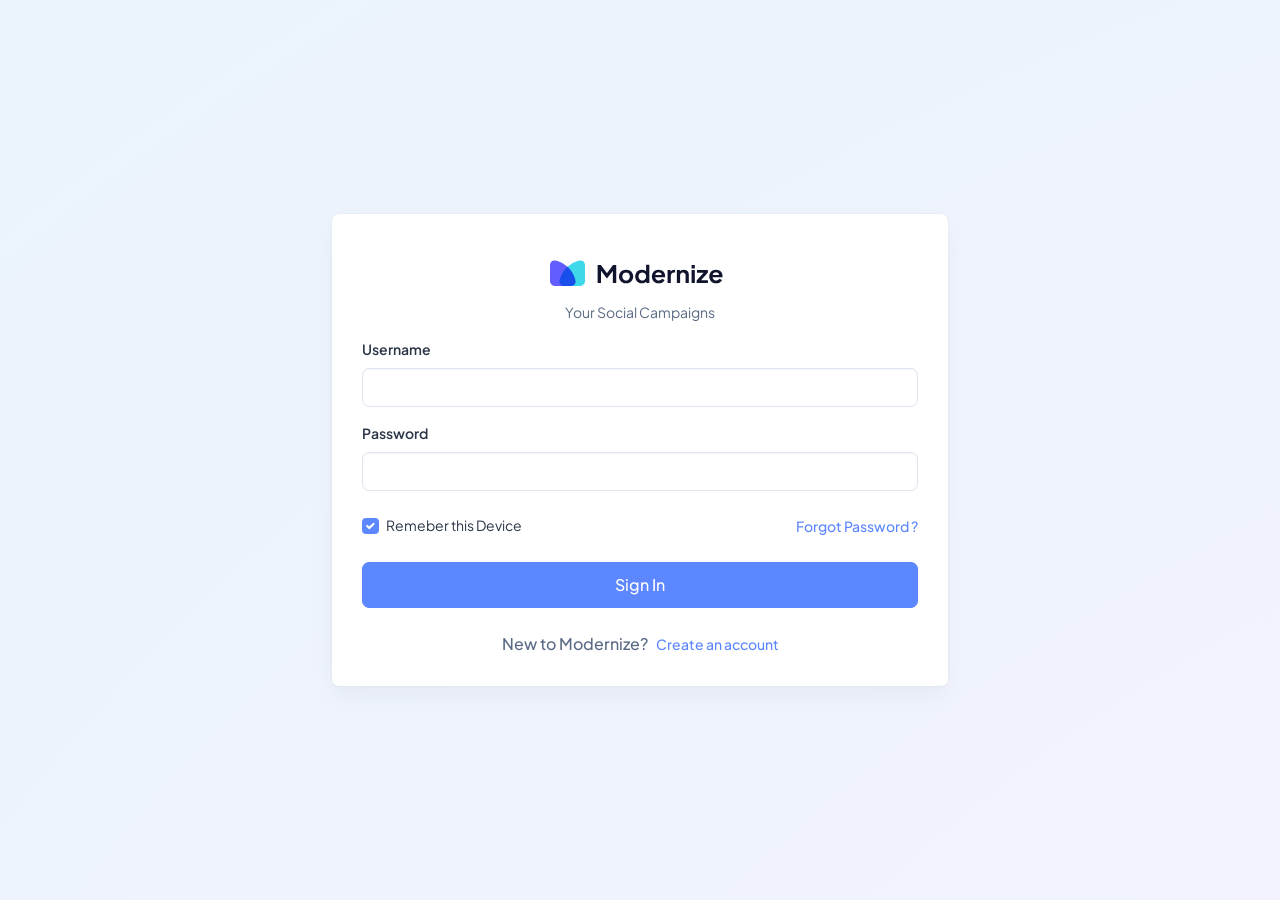
<file: src/html/authentication-login.html>
<!doctype html>
<html lang="en">

<head>
  <meta charset="utf-8">
  <meta name="viewport" content="width=device-width, initial-scale=1">
  <title>Modernize Free</title>
  <link rel="shortcut icon" type="image/png" href="../assets/images/logos/favicon.png" />
  <link rel="stylesheet" href="../assets/css/styles.min.css" />
</head>

<body>
  <!--  Body Wrapper -->
  <div class="page-wrapper" id="main-wrapper" data-layout="vertical" data-navbarbg="skin6" data-sidebartype="full"
    data-sidebar-position="fixed" data-header-position="fixed">
    <div
      class="position-relative overflow-hidden radial-gradient min-vh-100 d-flex align-items-center justify-content-center">
      <div class="d-flex align-items-center justify-content-center w-100">
        <div class="row justify-content-center w-100">
          <div class="col-md-8 col-lg-6 col-xxl-3">
            <div class="card mb-0">
              <div class="card-body">
                <a href="./index.html" class="text-nowrap logo-img text-center d-block py-3 w-100">
                  <img src="../assets/images/logos/dark-logo.svg" width="180" alt="">
                </a>
                <p class="text-center">Your Social Campaigns</p>
                <form>
                  <div class="mb-3">
                    <label for="exampleInputEmail1" class="form-label">Username</label>
                    <input type="email" class="form-control" id="exampleInputEmail1" aria-describedby="emailHelp">
                  </div>
                  <div class="mb-4">
                    <label for="exampleInputPassword1" class="form-label">Password</label>
                    <input type="password" class="form-control" id="exampleInputPassword1">
                  </div>
                  <div class="d-flex align-items-center justify-content-between mb-4">
                    <div class="form-check">
                      <input class="form-check-input primary" type="checkbox" value="" id="flexCheckChecked" checked>
                      <label class="form-check-label text-dark" for="flexCheckChecked">
                        Remeber this Device
                      </label>
                    </div>
                    <a class="text-primary fw-bold" href="./index.html">Forgot Password ?</a>
                  </div>
                  <a href="./index.html" class="btn btn-primary w-100 py-8 fs-4 mb-4 rounded-2">Sign In</a>
                  <div class="d-flex align-items-center justify-content-center">
                    <p class="fs-4 mb-0 fw-bold">New to Modernize?</p>
                    <a class="text-primary fw-bold ms-2" href="./authentication-register.html">Create an account</a>
                  </div>
                </form>
              </div>
            </div>
          </div>
        </div>
      </div>
    </div>
  </div>
  <script src="../assets/libs/jquery/dist/jquery.min.js"></script>
  <script src="../assets/libs/bootstrap/dist/js/bootstrap.bundle.min.js"></script>
</body>

</html>
</file>
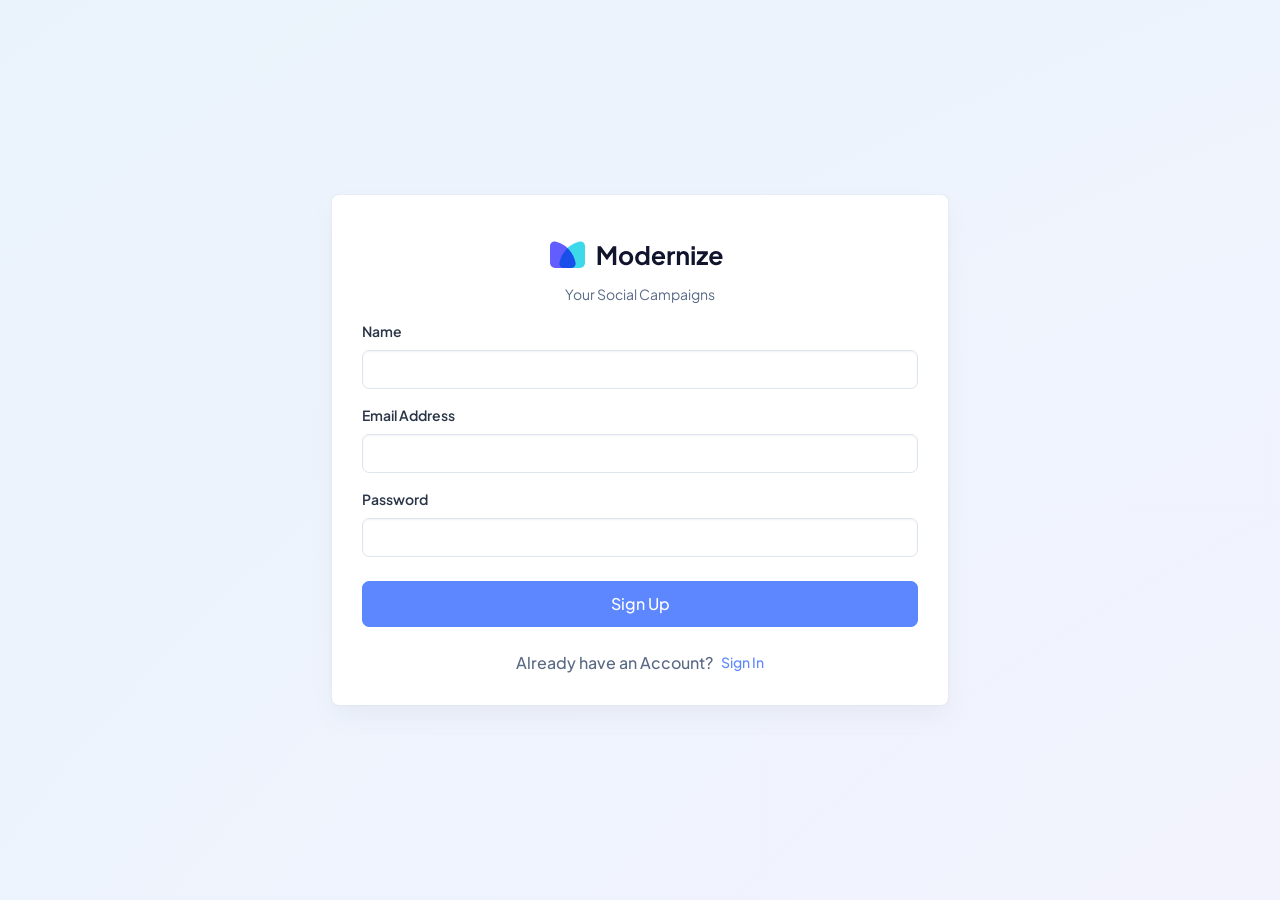
<file: src/html/authentication-register.html>
<!doctype html>
<html lang="en">

<head>
  <meta charset="utf-8">
  <meta name="viewport" content="width=device-width, initial-scale=1">
  <title>Modernize Free</title>
  <link rel="shortcut icon" type="image/png" href="../assets/images/logos/favicon.png" />
  <link rel="stylesheet" href="../assets/css/styles.min.css" />
</head>

<body>
  <!--  Body Wrapper -->
  <div class="page-wrapper" id="main-wrapper" data-layout="vertical" data-navbarbg="skin6" data-sidebartype="full"
    data-sidebar-position="fixed" data-header-position="fixed">
    <div
      class="position-relative overflow-hidden radial-gradient min-vh-100 d-flex align-items-center justify-content-center">
      <div class="d-flex align-items-center justify-content-center w-100">
        <div class="row justify-content-center w-100">
          <div class="col-md-8 col-lg-6 col-xxl-3">
            <div class="card mb-0">
              <div class="card-body">
                <a href="./index.html" class="text-nowrap logo-img text-center d-block py-3 w-100">
                  <img src="../assets/images/logos/dark-logo.svg" width="180" alt="">
                </a>
                <p class="text-center">Your Social Campaigns</p>
                <form>
                  <div class="mb-3">
                    <label for="exampleInputtext1" class="form-label">Name</label>
                    <input type="text" class="form-control" id="exampleInputtext1" aria-describedby="textHelp">
                  </div>
                  <div class="mb-3">
                    <label for="exampleInputEmail1" class="form-label">Email Address</label>
                    <input type="email" class="form-control" id="exampleInputEmail1" aria-describedby="emailHelp">
                  </div>
                  <div class="mb-4">
                    <label for="exampleInputPassword1" class="form-label">Password</label>
                    <input type="password" class="form-control" id="exampleInputPassword1">
                  </div>
                  <a href="./index.html" class="btn btn-primary w-100 py-8 fs-4 mb-4 rounded-2">Sign Up</a>
                  <div class="d-flex align-items-center justify-content-center">
                    <p class="fs-4 mb-0 fw-bold">Already have an Account?</p>
                    <a class="text-primary fw-bold ms-2" href="./authentication-login.html">Sign In</a>
                  </div>
                </form>
              </div>
            </div>
          </div>
        </div>
      </div>
    </div>
  </div>
  <script src="../assets/libs/jquery/dist/jquery.min.js"></script>
  <script src="../assets/libs/bootstrap/dist/js/bootstrap.bundle.min.js"></script>
</body>

</html>
</file>
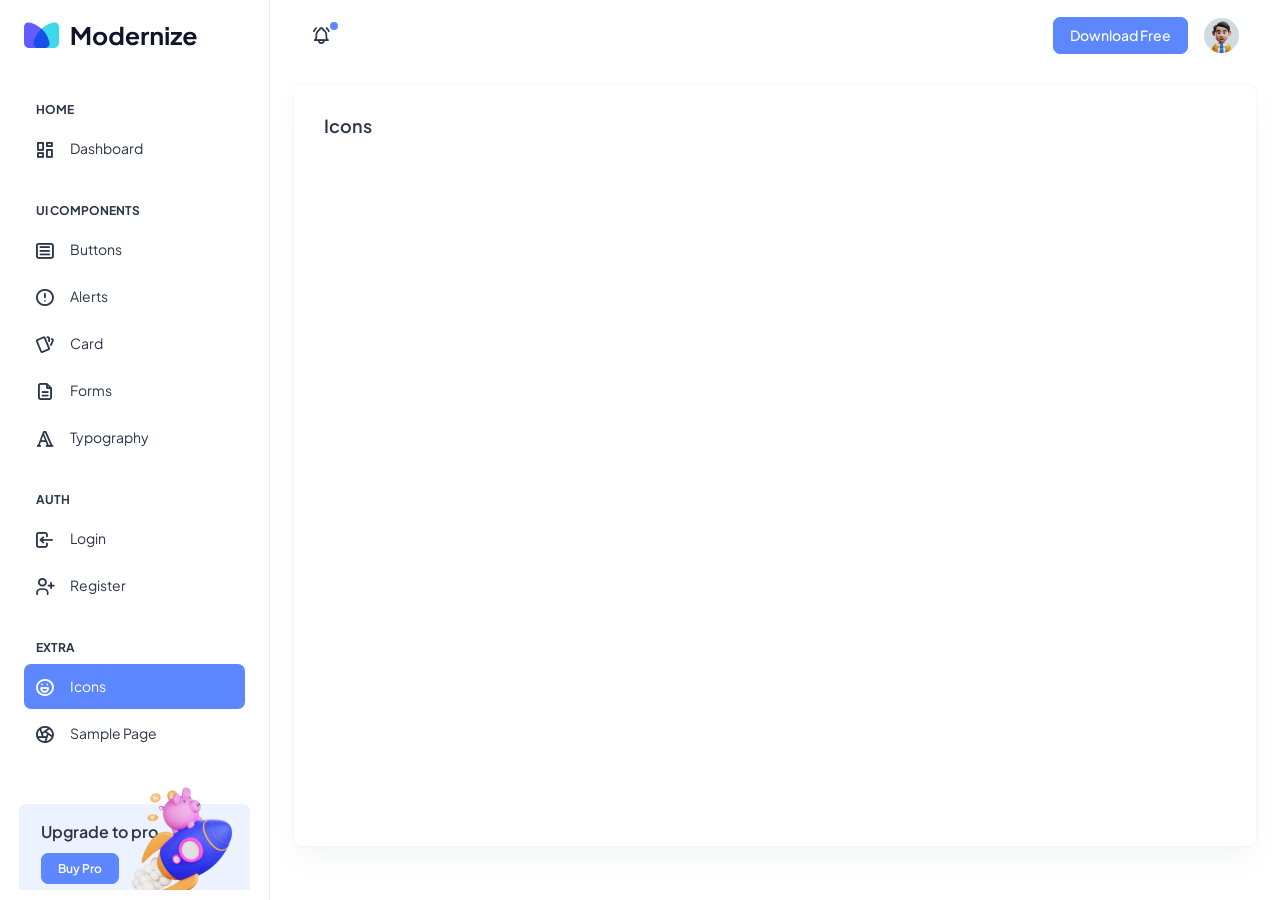
<file: src/html/icon-tabler.html>
<!doctype html>
<html lang="en">

<head>
  <meta charset="utf-8">
  <meta name="viewport" content="width=device-width, initial-scale=1">
  <title>Modernize Free</title>
  <link rel="shortcut icon" type="image/png" href="../assets/images/logos/favicon.png" />
  <link rel="stylesheet" href="../assets/css/styles.min.css" />
</head>

<body>
  <!--  Body Wrapper -->
  <div class="page-wrapper" id="main-wrapper" data-layout="vertical" data-navbarbg="skin6" data-sidebartype="full"
    data-sidebar-position="fixed" data-header-position="fixed">
    <!-- Sidebar Start -->
    <aside class="left-sidebar">
      <!-- Sidebar scroll-->
      <div>
        <div class="brand-logo d-flex align-items-center justify-content-between">
          <a href="./index.html" class="text-nowrap logo-img">
            <img src="../assets/images/logos/dark-logo.svg" width="180" alt="" />
          </a>
          <div class="close-btn d-xl-none d-block sidebartoggler cursor-pointer" id="sidebarCollapse">
            <i class="ti ti-x fs-8"></i>
          </div>
        </div>
        <!-- Sidebar navigation-->
        <nav class="sidebar-nav scroll-sidebar" data-simplebar="">
          <ul id="sidebarnav">
            <li class="nav-small-cap">
              <i class="ti ti-dots nav-small-cap-icon fs-4"></i>
              <span class="hide-menu">Home</span>
            </li>
            <li class="sidebar-item">
              <a class="sidebar-link" href="./index.html" aria-expanded="false">
                <span>
                  <i class="ti ti-layout-dashboard"></i>
                </span>
                <span class="hide-menu">Dashboard</span>
              </a>
            </li>
            <li class="nav-small-cap">
              <i class="ti ti-dots nav-small-cap-icon fs-4"></i>
              <span class="hide-menu">UI COMPONENTS</span>
            </li>
            <li class="sidebar-item">
              <a class="sidebar-link" href="./ui-buttons.html" aria-expanded="false">
                <span>
                  <i class="ti ti-article"></i>
                </span>
                <span class="hide-menu">Buttons</span>
              </a>
            </li>
            <li class="sidebar-item">
              <a class="sidebar-link" href="./ui-alerts.html" aria-expanded="false">
                <span>
                  <i class="ti ti-alert-circle"></i>
                </span>
                <span class="hide-menu">Alerts</span>
              </a>
            </li>
            <li class="sidebar-item">
              <a class="sidebar-link" href="./ui-card.html" aria-expanded="false">
                <span>
                  <i class="ti ti-cards"></i>
                </span>
                <span class="hide-menu">Card</span>
              </a>
            </li>
            <li class="sidebar-item">
              <a class="sidebar-link" href="./ui-forms.html" aria-expanded="false">
                <span>
                  <i class="ti ti-file-description"></i>
                </span>
                <span class="hide-menu">Forms</span>
              </a>
            </li>
            <li class="sidebar-item">
              <a class="sidebar-link" href="./ui-typography.html" aria-expanded="false">
                <span>
                  <i class="ti ti-typography"></i>
                </span>
                <span class="hide-menu">Typography</span>
              </a>
            </li>
            <li class="nav-small-cap">
              <i class="ti ti-dots nav-small-cap-icon fs-4"></i>
              <span class="hide-menu">AUTH</span>
            </li>
            <li class="sidebar-item">
              <a class="sidebar-link" href="./authentication-login.html" aria-expanded="false">
                <span>
                  <i class="ti ti-login"></i>
                </span>
                <span class="hide-menu">Login</span>
              </a>
            </li>
            <li class="sidebar-item">
              <a class="sidebar-link" href="./authentication-register.html" aria-expanded="false">
                <span>
                  <i class="ti ti-user-plus"></i>
                </span>
                <span class="hide-menu">Register</span>
              </a>
            </li>
            <li class="nav-small-cap">
              <i class="ti ti-dots nav-small-cap-icon fs-4"></i>
              <span class="hide-menu">EXTRA</span>
            </li>
            <li class="sidebar-item">
              <a class="sidebar-link" href="./icon-tabler.html" aria-expanded="false">
                <span>
                  <i class="ti ti-mood-happy"></i>
                </span>
                <span class="hide-menu">Icons</span>
              </a>
            </li>
            <li class="sidebar-item">
              <a class="sidebar-link" href="./sample-page.html" aria-expanded="false">
                <span>
                  <i class="ti ti-aperture"></i>
                </span>
                <span class="hide-menu">Sample Page</span>
              </a>
            </li>
          </ul>
          <div class="unlimited-access hide-menu bg-light-primary position-relative mb-7 mt-5 rounded">
            <div class="d-flex">
              <div class="unlimited-access-title me-3">
                <h6 class="fw-semibold fs-4 mb-6 text-dark w-85">Upgrade to pro</h6>
                <a href="https://adminmart.com/product/modernize-bootstrap-5-admin-template/" target="_blank" class="btn btn-primary fs-2 fw-semibold lh-sm">Buy Pro</a>
              </div>
              <div class="unlimited-access-img">
                <img src="../assets/images/backgrounds/rocket.png" alt="" class="img-fluid">
              </div>
            </div>
          </div>
        </nav>
        <!-- End Sidebar navigation -->
      </div>
      <!-- End Sidebar scroll-->
    </aside>
    <!--  Sidebar End -->
    <!--  Main wrapper -->
    <div class="body-wrapper">
      <!--  Header Start -->
      <header class="app-header">
        <nav class="navbar navbar-expand-lg navbar-light">
          <ul class="navbar-nav">
            <li class="nav-item d-block d-xl-none">
              <a class="nav-link sidebartoggler nav-icon-hover" id="headerCollapse" href="javascript:void(0)">
                <i class="ti ti-menu-2"></i>
              </a>
            </li>
            <li class="nav-item">
              <a class="nav-link nav-icon-hover" href="javascript:void(0)">
                <i class="ti ti-bell-ringing"></i>
                <div class="notification bg-primary rounded-circle"></div>
              </a>
            </li>
          </ul>
          <div class="navbar-collapse justify-content-end px-0" id="navbarNav">
            <ul class="navbar-nav flex-row ms-auto align-items-center justify-content-end">
              <a href="https://adminmart.com/product/modernize-free-bootstrap-admin-dashboard/" target="_blank" class="btn btn-primary">Download Free</a>
              <li class="nav-item dropdown">
                <a class="nav-link nav-icon-hover" href="javascript:void(0)" id="drop2" data-bs-toggle="dropdown"
                  aria-expanded="false">
                  <img src="../assets/images/profile/user-1.jpg" alt="" width="35" height="35" class="rounded-circle">
                </a>
                <div class="dropdown-menu dropdown-menu-end dropdown-menu-animate-up" aria-labelledby="drop2">
                  <div class="message-body">
                    <a href="javascript:void(0)" class="d-flex align-items-center gap-2 dropdown-item">
                      <i class="ti ti-user fs-6"></i>
                      <p class="mb-0 fs-3">My Profile</p>
                    </a>
                    <a href="javascript:void(0)" class="d-flex align-items-center gap-2 dropdown-item">
                      <i class="ti ti-mail fs-6"></i>
                      <p class="mb-0 fs-3">My Account</p>
                    </a>
                    <a href="javascript:void(0)" class="d-flex align-items-center gap-2 dropdown-item">
                      <i class="ti ti-list-check fs-6"></i>
                      <p class="mb-0 fs-3">My Task</p>
                    </a>
                    <a href="./authentication-login.html" class="btn btn-outline-primary mx-3 mt-2 d-block">Logout</a>
                  </div>
                </div>
              </li>
            </ul>
          </div>
        </nav>
      </header>
      <!--  Header End -->
      <div class="container-fluid">
        <div class="card w-100 h-100 position-relative overflow-hidden">
          <div class="card-body">
            <h5 class="card-title fw-semibold mb-4">Icons</h5>
            <iframe src="https://tabler-icons.io/" frameborder="0" style="height: calc(100vh - 250px); width: 100%;"
              data-simplebar=""></iframe>
          </div>
        </div>
      </div>
    </div>
  </div>
  <script src="../assets/libs/jquery/dist/jquery.min.js"></script>
  <script src="../assets/libs/bootstrap/dist/js/bootstrap.bundle.min.js"></script>
  <script src="../assets/js/sidebarmenu.js"></script>
  <script src="../assets/js/app.min.js"></script>
  <script src="../assets/libs/simplebar/dist/simplebar.js"></script>
</body>

</html>
</file>
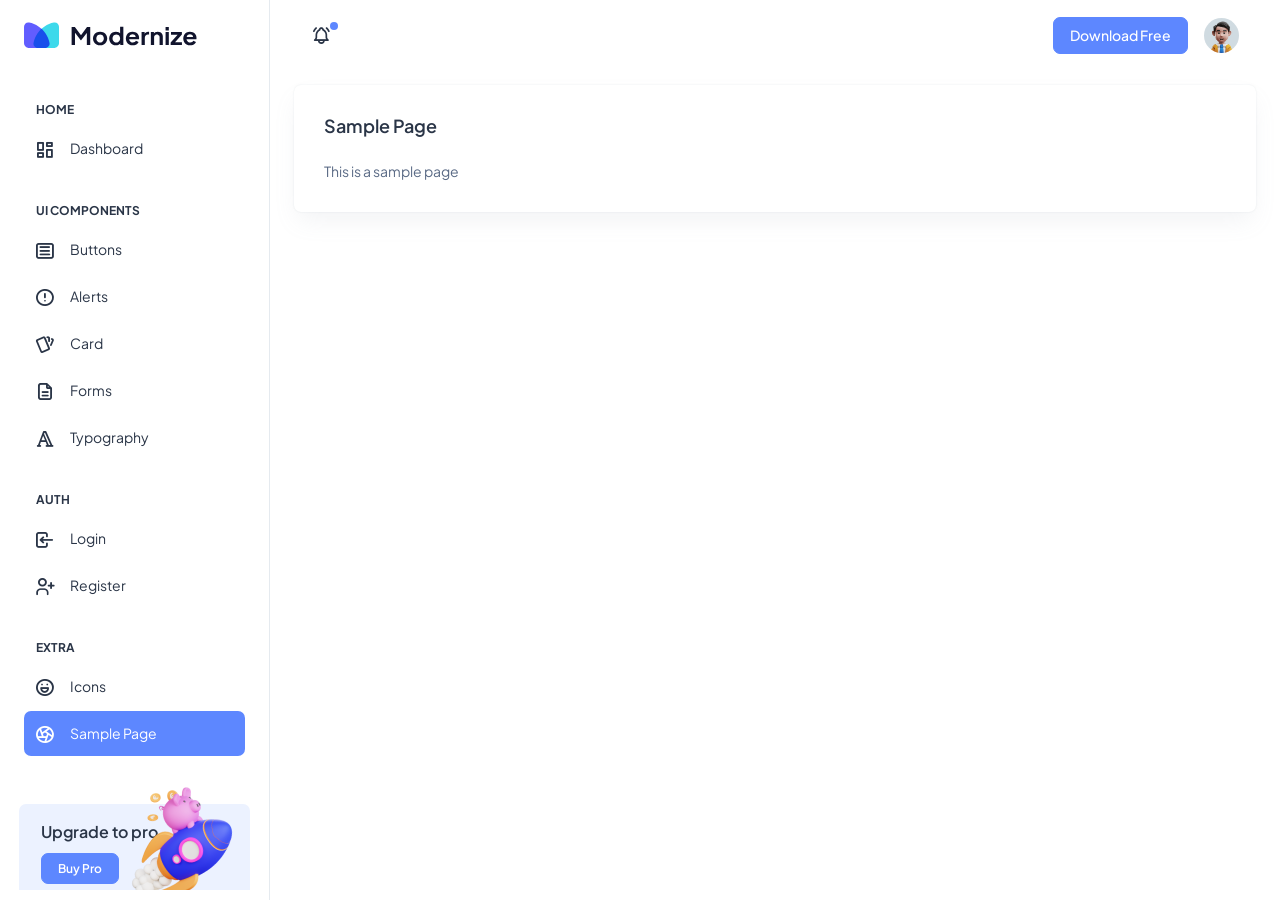
<file: src/html/sample-page.html>
<!doctype html>
<html lang="en">

<head>
  <meta charset="utf-8">
  <meta name="viewport" content="width=device-width, initial-scale=1">
  <title>Modernize Free</title>
  <link rel="shortcut icon" type="image/png" href="../assets/images/logos/favicon.png" />
  <link rel="stylesheet" href="../assets/css/styles.min.css" />
</head>

<body>
  <!--  Body Wrapper -->
  <div class="page-wrapper" id="main-wrapper" data-layout="vertical" data-navbarbg="skin6" data-sidebartype="full"
    data-sidebar-position="fixed" data-header-position="fixed">
    <!-- Sidebar Start -->
    <aside class="left-sidebar">
      <!-- Sidebar scroll-->
      <div>
        <div class="brand-logo d-flex align-items-center justify-content-between">
          <a href="./index.html" class="text-nowrap logo-img">
            <img src="../assets/images/logos/dark-logo.svg" width="180" alt="" />
          </a>
          <div class="close-btn d-xl-none d-block sidebartoggler cursor-pointer" id="sidebarCollapse">
            <i class="ti ti-x fs-8"></i>
          </div>
        </div>
        <!-- Sidebar navigation-->
        <nav class="sidebar-nav scroll-sidebar" data-simplebar="">
          <ul id="sidebarnav">
            <li class="nav-small-cap">
              <i class="ti ti-dots nav-small-cap-icon fs-4"></i>
              <span class="hide-menu">Home</span>
            </li>
            <li class="sidebar-item">
              <a class="sidebar-link" href="./index.html" aria-expanded="false">
                <span>
                  <i class="ti ti-layout-dashboard"></i>
                </span>
                <span class="hide-menu">Dashboard</span>
              </a>
            </li>
            <li class="nav-small-cap">
              <i class="ti ti-dots nav-small-cap-icon fs-4"></i>
              <span class="hide-menu">UI COMPONENTS</span>
            </li>
            <li class="sidebar-item">
              <a class="sidebar-link" href="./ui-buttons.html" aria-expanded="false">
                <span>
                  <i class="ti ti-article"></i>
                </span>
                <span class="hide-menu">Buttons</span>
              </a>
            </li>
            <li class="sidebar-item">
              <a class="sidebar-link" href="./ui-alerts.html" aria-expanded="false">
                <span>
                  <i class="ti ti-alert-circle"></i>
                </span>
                <span class="hide-menu">Alerts</span>
              </a>
            </li>
            <li class="sidebar-item">
              <a class="sidebar-link" href="./ui-card.html" aria-expanded="false">
                <span>
                  <i class="ti ti-cards"></i>
                </span>
                <span class="hide-menu">Card</span>
              </a>
            </li>
            <li class="sidebar-item">
              <a class="sidebar-link" href="./ui-forms.html" aria-expanded="false">
                <span>
                  <i class="ti ti-file-description"></i>
                </span>
                <span class="hide-menu">Forms</span>
              </a>
            </li>
            <li class="sidebar-item">
              <a class="sidebar-link" href="./ui-typography.html" aria-expanded="false">
                <span>
                  <i class="ti ti-typography"></i>
                </span>
                <span class="hide-menu">Typography</span>
              </a>
            </li>
            <li class="nav-small-cap">
              <i class="ti ti-dots nav-small-cap-icon fs-4"></i>
              <span class="hide-menu">AUTH</span>
            </li>
            <li class="sidebar-item">
              <a class="sidebar-link" href="./authentication-login.html" aria-expanded="false">
                <span>
                  <i class="ti ti-login"></i>
                </span>
                <span class="hide-menu">Login</span>
              </a>
            </li>
            <li class="sidebar-item">
              <a class="sidebar-link" href="./authentication-register.html" aria-expanded="false">
                <span>
                  <i class="ti ti-user-plus"></i>
                </span>
                <span class="hide-menu">Register</span>
              </a>
            </li>
            <li class="nav-small-cap">
              <i class="ti ti-dots nav-small-cap-icon fs-4"></i>
              <span class="hide-menu">EXTRA</span>
            </li>
            <li class="sidebar-item">
              <a class="sidebar-link" href="./icon-tabler.html" aria-expanded="false">
                <span>
                  <i class="ti ti-mood-happy"></i>
                </span>
                <span class="hide-menu">Icons</span>
              </a>
            </li>
            <li class="sidebar-item">
              <a class="sidebar-link" href="./sample-page.html" aria-expanded="false">
                <span>
                  <i class="ti ti-aperture"></i>
                </span>
                <span class="hide-menu">Sample Page</span>
              </a>
            </li>
          </ul>
          <div class="unlimited-access hide-menu bg-light-primary position-relative mb-7 mt-5 rounded">
            <div class="d-flex">
              <div class="unlimited-access-title me-3">
                <h6 class="fw-semibold fs-4 mb-6 text-dark w-85">Upgrade to pro</h6>
                <a href="https://adminmart.com/product/modernize-bootstrap-5-admin-template/" target="_blank" class="btn btn-primary fs-2 fw-semibold lh-sm">Buy Pro</a>
              </div>
              <div class="unlimited-access-img">
                <img src="../assets/images/backgrounds/rocket.png" alt="" class="img-fluid">
              </div>
            </div>
          </div>
        </nav>
        <!-- End Sidebar navigation -->
      </div>
      <!-- End Sidebar scroll-->
    </aside>
    <!--  Sidebar End -->
    <!--  Main wrapper -->
    <div class="body-wrapper">
      <!--  Header Start -->
      <header class="app-header">
        <nav class="navbar navbar-expand-lg navbar-light">
          <ul class="navbar-nav">
            <li class="nav-item d-block d-xl-none">
              <a class="nav-link sidebartoggler nav-icon-hover" id="headerCollapse" href="javascript:void(0)">
                <i class="ti ti-menu-2"></i>
              </a>
            </li>
            <li class="nav-item">
              <a class="nav-link nav-icon-hover" href="javascript:void(0)">
                <i class="ti ti-bell-ringing"></i>
                <div class="notification bg-primary rounded-circle"></div>
              </a>
            </li>
          </ul>
          <div class="navbar-collapse justify-content-end px-0" id="navbarNav">
            <ul class="navbar-nav flex-row ms-auto align-items-center justify-content-end">
              <a href="https://adminmart.com/product/modernize-free-bootstrap-admin-dashboard/" target="_blank" class="btn btn-primary">Download Free</a>
              <li class="nav-item dropdown">
                <a class="nav-link nav-icon-hover" href="javascript:void(0)" id="drop2" data-bs-toggle="dropdown"
                  aria-expanded="false">
                  <img src="../assets/images/profile/user-1.jpg" alt="" width="35" height="35" class="rounded-circle">
                </a>
                <div class="dropdown-menu dropdown-menu-end dropdown-menu-animate-up" aria-labelledby="drop2">
                  <div class="message-body">
                    <a href="javascript:void(0)" class="d-flex align-items-center gap-2 dropdown-item">
                      <i class="ti ti-user fs-6"></i>
                      <p class="mb-0 fs-3">My Profile</p>
                    </a>
                    <a href="javascript:void(0)" class="d-flex align-items-center gap-2 dropdown-item">
                      <i class="ti ti-mail fs-6"></i>
                      <p class="mb-0 fs-3">My Account</p>
                    </a>
                    <a href="javascript:void(0)" class="d-flex align-items-center gap-2 dropdown-item">
                      <i class="ti ti-list-check fs-6"></i>
                      <p class="mb-0 fs-3">My Task</p>
                    </a>
                    <a href="./authentication-login.html" class="btn btn-outline-primary mx-3 mt-2 d-block">Logout</a>
                  </div>
                </div>
              </li>
            </ul>
          </div>
        </nav>
      </header>
      <!--  Header End -->
      <div class="container-fluid">
        <div class="card">
          <div class="card-body">
            <h5 class="card-title fw-semibold mb-4">Sample Page</h5>
            <p class="mb-0">This is a sample page </p>
          </div>
        </div>
      </div>
    </div>
  </div>
  <script src="../assets/libs/jquery/dist/jquery.min.js"></script>
  <script src="../assets/libs/bootstrap/dist/js/bootstrap.bundle.min.js"></script>
  <script src="../assets/js/sidebarmenu.js"></script>
  <script src="../assets/js/app.min.js"></script>
  <script src="../assets/libs/simplebar/dist/simplebar.js"></script>
</body>

</html>
</file>
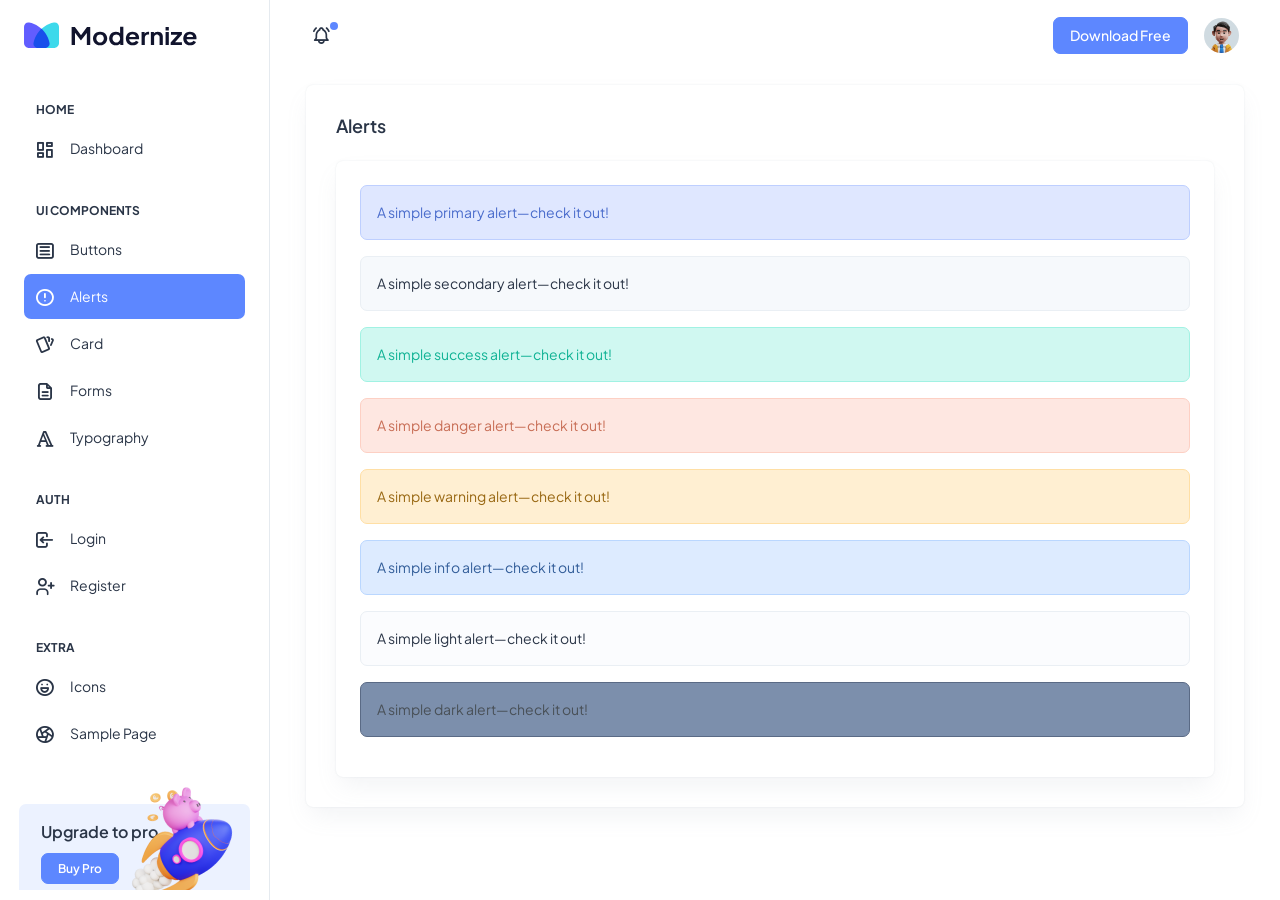
<file: src/html/ui-alerts.html>
<!doctype html>
<html lang="en">

<head>
  <meta charset="utf-8">
  <meta name="viewport" content="width=device-width, initial-scale=1">
  <title>Modernize Free</title>
  <link rel="shortcut icon" type="image/png" href="../assets/images/logos/favicon.png" />
  <link rel="stylesheet" href="../assets/css/styles.min.css" />
</head>

<body>
  <!--  Body Wrapper -->
  <div class="page-wrapper" id="main-wrapper" data-layout="vertical" data-navbarbg="skin6" data-sidebartype="full"
    data-sidebar-position="fixed" data-header-position="fixed">
    <!-- Sidebar Start -->
    <aside class="left-sidebar">
      <!-- Sidebar scroll-->
      <div>
        <div class="brand-logo d-flex align-items-center justify-content-between">
          <a href="./index.html" class="text-nowrap logo-img">
            <img src="../assets/images/logos/dark-logo.svg" width="180" alt="" />
          </a>
          <div class="close-btn d-xl-none d-block sidebartoggler cursor-pointer" id="sidebarCollapse">
            <i class="ti ti-x fs-8"></i>
          </div>
        </div>
        <!-- Sidebar navigation-->
        <nav class="sidebar-nav scroll-sidebar" data-simplebar="">
          <ul id="sidebarnav">
            <li class="nav-small-cap">
              <i class="ti ti-dots nav-small-cap-icon fs-4"></i>
              <span class="hide-menu">Home</span>
            </li>
            <li class="sidebar-item">
              <a class="sidebar-link" href="./index.html" aria-expanded="false">
                <span>
                  <i class="ti ti-layout-dashboard"></i>
                </span>
                <span class="hide-menu">Dashboard</span>
              </a>
            </li>
            <li class="nav-small-cap">
              <i class="ti ti-dots nav-small-cap-icon fs-4"></i>
              <span class="hide-menu">UI COMPONENTS</span>
            </li>
            <li class="sidebar-item">
              <a class="sidebar-link" href="./ui-buttons.html" aria-expanded="false">
                <span>
                  <i class="ti ti-article"></i>
                </span>
                <span class="hide-menu">Buttons</span>
              </a>
            </li>
            <li class="sidebar-item">
              <a class="sidebar-link" href="./ui-alerts.html" aria-expanded="false">
                <span>
                  <i class="ti ti-alert-circle"></i>
                </span>
                <span class="hide-menu">Alerts</span>
              </a>
            </li>
            <li class="sidebar-item">
              <a class="sidebar-link" href="./ui-card.html" aria-expanded="false">
                <span>
                  <i class="ti ti-cards"></i>
                </span>
                <span class="hide-menu">Card</span>
              </a>
            </li>
            <li class="sidebar-item">
              <a class="sidebar-link" href="./ui-forms.html" aria-expanded="false">
                <span>
                  <i class="ti ti-file-description"></i>
                </span>
                <span class="hide-menu">Forms</span>
              </a>
            </li>
            <li class="sidebar-item">
              <a class="sidebar-link" href="./ui-typography.html" aria-expanded="false">
                <span>
                  <i class="ti ti-typography"></i>
                </span>
                <span class="hide-menu">Typography</span>
              </a>
            </li>
            <li class="nav-small-cap">
              <i class="ti ti-dots nav-small-cap-icon fs-4"></i>
              <span class="hide-menu">AUTH</span>
            </li>
            <li class="sidebar-item">
              <a class="sidebar-link" href="./authentication-login.html" aria-expanded="false">
                <span>
                  <i class="ti ti-login"></i>
                </span>
                <span class="hide-menu">Login</span>
              </a>
            </li>
            <li class="sidebar-item">
              <a class="sidebar-link" href="./authentication-register.html" aria-expanded="false">
                <span>
                  <i class="ti ti-user-plus"></i>
                </span>
                <span class="hide-menu">Register</span>
              </a>
            </li>
            <li class="nav-small-cap">
              <i class="ti ti-dots nav-small-cap-icon fs-4"></i>
              <span class="hide-menu">EXTRA</span>
            </li>
            <li class="sidebar-item">
              <a class="sidebar-link" href="./icon-tabler.html" aria-expanded="false">
                <span>
                  <i class="ti ti-mood-happy"></i>
                </span>
                <span class="hide-menu">Icons</span>
              </a>
            </li>
            <li class="sidebar-item">
              <a class="sidebar-link" href="./sample-page.html" aria-expanded="false">
                <span>
                  <i class="ti ti-aperture"></i>
                </span>
                <span class="hide-menu">Sample Page</span>
              </a>
            </li>
          </ul>
          <div class="unlimited-access hide-menu bg-light-primary position-relative mb-7 mt-5 rounded">
            <div class="d-flex">
              <div class="unlimited-access-title me-3">
                <h6 class="fw-semibold fs-4 mb-6 text-dark w-85">Upgrade to pro</h6>
                <a href="https://adminmart.com/product/modernize-bootstrap-5-admin-template/" target="_blank" class="btn btn-primary fs-2 fw-semibold lh-sm">Buy Pro</a>
              </div>
              <div class="unlimited-access-img">
                <img src="../assets/images/backgrounds/rocket.png" alt="" class="img-fluid">
              </div>
            </div>
          </div>
        </nav>
        <!-- End Sidebar navigation -->
      </div>
      <!-- End Sidebar scroll-->
    </aside>
    <!--  Sidebar End -->
    <!--  Main wrapper -->
    <div class="body-wrapper">
      <!--  Header Start -->
      <header class="app-header">
        <nav class="navbar navbar-expand-lg navbar-light">
          <ul class="navbar-nav">
            <li class="nav-item d-block d-xl-none">
              <a class="nav-link sidebartoggler nav-icon-hover" id="headerCollapse" href="javascript:void(0)">
                <i class="ti ti-menu-2"></i>
              </a>
            </li>
            <li class="nav-item">
              <a class="nav-link nav-icon-hover" href="javascript:void(0)">
                <i class="ti ti-bell-ringing"></i>
                <div class="notification bg-primary rounded-circle"></div>
              </a>
            </li>
          </ul>
          <div class="navbar-collapse justify-content-end px-0" id="navbarNav">
            <ul class="navbar-nav flex-row ms-auto align-items-center justify-content-end">
              <a href="https://adminmart.com/product/modernize-free-bootstrap-admin-dashboard/" target="_blank" class="btn btn-primary">Download Free</a>
              <li class="nav-item dropdown">
                <a class="nav-link nav-icon-hover" href="javascript:void(0)" id="drop2" data-bs-toggle="dropdown"
                  aria-expanded="false">
                  <img src="../assets/images/profile/user-1.jpg" alt="" width="35" height="35" class="rounded-circle">
                </a>
                <div class="dropdown-menu dropdown-menu-end dropdown-menu-animate-up" aria-labelledby="drop2">
                  <div class="message-body">
                    <a href="javascript:void(0)" class="d-flex align-items-center gap-2 dropdown-item">
                      <i class="ti ti-user fs-6"></i>
                      <p class="mb-0 fs-3">My Profile</p>
                    </a>
                    <a href="javascript:void(0)" class="d-flex align-items-center gap-2 dropdown-item">
                      <i class="ti ti-mail fs-6"></i>
                      <p class="mb-0 fs-3">My Account</p>
                    </a>
                    <a href="javascript:void(0)" class="d-flex align-items-center gap-2 dropdown-item">
                      <i class="ti ti-list-check fs-6"></i>
                      <p class="mb-0 fs-3">My Task</p>
                    </a>
                    <a href="./authentication-login.html" class="btn btn-outline-primary mx-3 mt-2 d-block">Logout</a>
                  </div>
                </div>
              </li>
            </ul>
          </div>
        </nav>
      </header>
      <!--  Header End -->
      <div class="container-fluid">
        <div class="container-fluid">
          <div class="card">
            <div class="card-body">
              <h5 class="card-title fw-semibold mb-4">Alerts</h5>
              <div class="card mb-0">
                <div class="card-body p-4">
                  <div class="alert alert-primary" role="alert">
                    A simple primary alert—check it out!
                  </div>
                  <div class="alert alert-secondary" role="alert">
                    A simple secondary alert—check it out!
                  </div>
                  <div class="alert alert-success" role="alert">
                    A simple success alert—check it out!
                  </div>
                  <div class="alert alert-danger" role="alert">
                    A simple danger alert—check it out!
                  </div>
                  <div class="alert alert-warning" role="alert">
                    A simple warning alert—check it out!
                  </div>
                  <div class="alert alert-info" role="alert">
                    A simple info alert—check it out!
                  </div>
                  <div class="alert alert-light" role="alert">
                    A simple light alert—check it out!
                  </div>
                  <div class="alert alert-dark" role="alert">
                    A simple dark alert—check it out!
                  </div>
                </div>
              </div>
            </div>
          </div>
        </div>
      </div>
    </div>
  </div>
  <script src="../assets/libs/jquery/dist/jquery.min.js"></script>
  <script src="../assets/libs/bootstrap/dist/js/bootstrap.bundle.min.js"></script>
  <script src="../assets/js/sidebarmenu.js"></script>
  <script src="../assets/js/app.min.js"></script>
  <script src="../assets/libs/simplebar/dist/simplebar.js"></script>
</body>

</html>
</file>
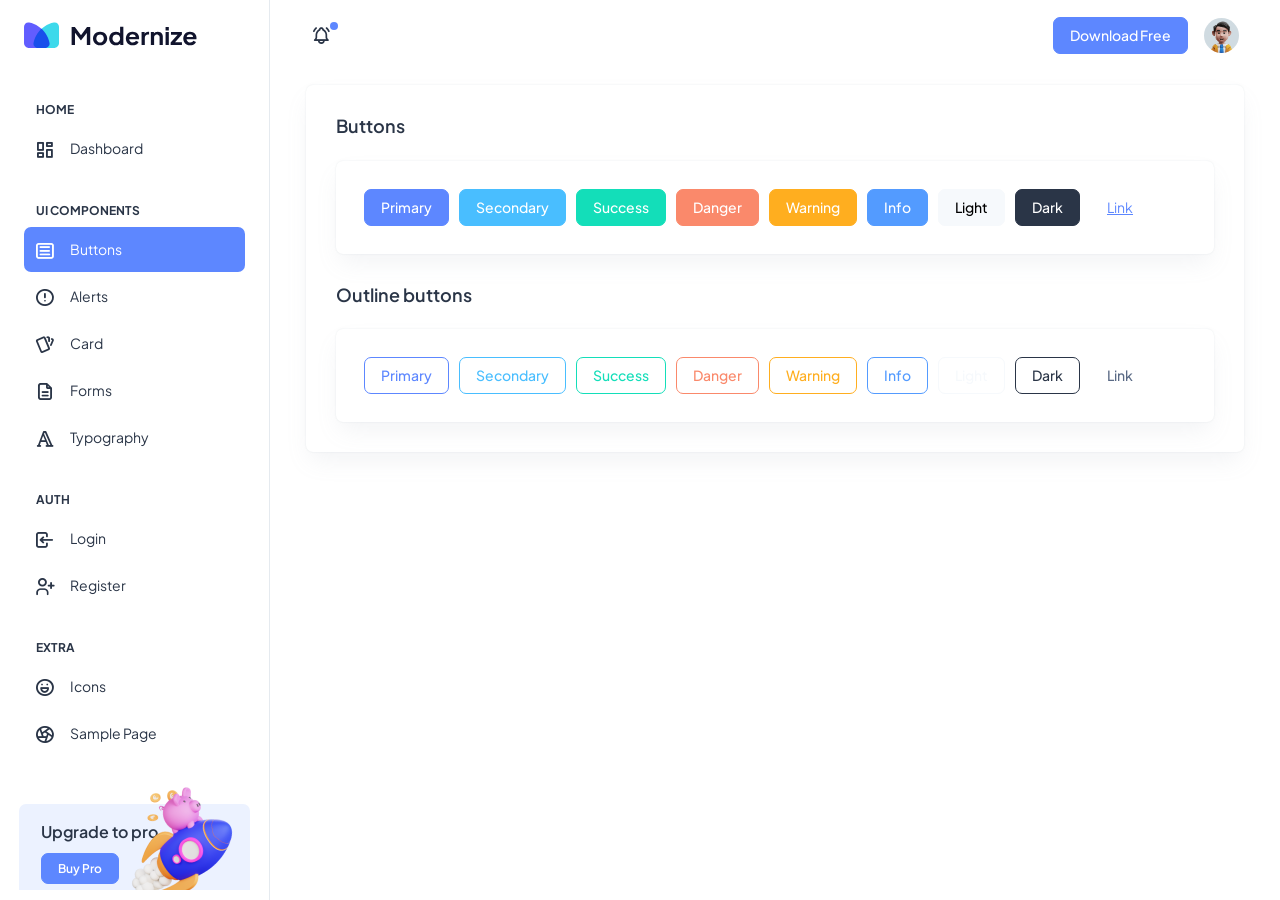
<file: src/html/ui-buttons.html>
<!doctype html>
<html lang="en">

<head>
  <meta charset="utf-8">
  <meta name="viewport" content="width=device-width, initial-scale=1">
  <title>Modernize Free</title>
  <link rel="shortcut icon" type="image/png" href="../assets/images/logos/favicon.png" />
  <link rel="stylesheet" href="../assets/css/styles.min.css" />
</head>

<body>
  <!--  Body Wrapper -->
  <div class="page-wrapper" id="main-wrapper" data-layout="vertical" data-navbarbg="skin6" data-sidebartype="full"
    data-sidebar-position="fixed" data-header-position="fixed">
    <!-- Sidebar Start -->
    <aside class="left-sidebar">
      <!-- Sidebar scroll-->
      <div>
        <div class="brand-logo d-flex align-items-center justify-content-between">
          <a href="./index.html" class="text-nowrap logo-img">
            <img src="../assets/images/logos/dark-logo.svg" width="180" alt="" />
          </a>
          <div class="close-btn d-xl-none d-block sidebartoggler cursor-pointer" id="sidebarCollapse">
            <i class="ti ti-x fs-8"></i>
          </div>
        </div>
        <!-- Sidebar navigation-->
        <nav class="sidebar-nav scroll-sidebar" data-simplebar="">
          <ul id="sidebarnav">
            <li class="nav-small-cap">
              <i class="ti ti-dots nav-small-cap-icon fs-4"></i>
              <span class="hide-menu">Home</span>
            </li>
            <li class="sidebar-item">
              <a class="sidebar-link" href="./index.html" aria-expanded="false">
                <span>
                  <i class="ti ti-layout-dashboard"></i>
                </span>
                <span class="hide-menu">Dashboard</span>
              </a>
            </li>
            <li class="nav-small-cap">
              <i class="ti ti-dots nav-small-cap-icon fs-4"></i>
              <span class="hide-menu">UI COMPONENTS</span>
            </li>
            <li class="sidebar-item">
              <a class="sidebar-link" href="./ui-buttons.html" aria-expanded="false">
                <span>
                  <i class="ti ti-article"></i>
                </span>
                <span class="hide-menu">Buttons</span>
              </a>
            </li>
            <li class="sidebar-item">
              <a class="sidebar-link" href="./ui-alerts.html" aria-expanded="false">
                <span>
                  <i class="ti ti-alert-circle"></i>
                </span>
                <span class="hide-menu">Alerts</span>
              </a>
            </li>
            <li class="sidebar-item">
              <a class="sidebar-link" href="./ui-card.html" aria-expanded="false">
                <span>
                  <i class="ti ti-cards"></i>
                </span>
                <span class="hide-menu">Card</span>
              </a>
            </li>
            <li class="sidebar-item">
              <a class="sidebar-link" href="./ui-forms.html" aria-expanded="false">
                <span>
                  <i class="ti ti-file-description"></i>
                </span>
                <span class="hide-menu">Forms</span>
              </a>
            </li>
            <li class="sidebar-item">
              <a class="sidebar-link" href="./ui-typography.html" aria-expanded="false">
                <span>
                  <i class="ti ti-typography"></i>
                </span>
                <span class="hide-menu">Typography</span>
              </a>
            </li>
            <li class="nav-small-cap">
              <i class="ti ti-dots nav-small-cap-icon fs-4"></i>
              <span class="hide-menu">AUTH</span>
            </li>
            <li class="sidebar-item">
              <a class="sidebar-link" href="./authentication-login.html" aria-expanded="false">
                <span>
                  <i class="ti ti-login"></i>
                </span>
                <span class="hide-menu">Login</span>
              </a>
            </li>
            <li class="sidebar-item">
              <a class="sidebar-link" href="./authentication-register.html" aria-expanded="false">
                <span>
                  <i class="ti ti-user-plus"></i>
                </span>
                <span class="hide-menu">Register</span>
              </a>
            </li>
            <li class="nav-small-cap">
              <i class="ti ti-dots nav-small-cap-icon fs-4"></i>
              <span class="hide-menu">EXTRA</span>
            </li>
            <li class="sidebar-item">
              <a class="sidebar-link" href="./icon-tabler.html" aria-expanded="false">
                <span>
                  <i class="ti ti-mood-happy"></i>
                </span>
                <span class="hide-menu">Icons</span>
              </a>
            </li>
            <li class="sidebar-item">
              <a class="sidebar-link" href="./sample-page.html" aria-expanded="false">
                <span>
                  <i class="ti ti-aperture"></i>
                </span>
                <span class="hide-menu">Sample Page</span>
              </a>
            </li>
          </ul>
          <div class="unlimited-access hide-menu bg-light-primary position-relative mb-7 mt-5 rounded">
            <div class="d-flex">
              <div class="unlimited-access-title me-3">
                <h6 class="fw-semibold fs-4 mb-6 text-dark w-85">Upgrade to pro</h6>
                <a href="https://adminmart.com/product/modernize-bootstrap-5-admin-template/" target="_blank" class="btn btn-primary fs-2 fw-semibold lh-sm">Buy Pro</a>
              </div>
              <div class="unlimited-access-img">
                <img src="../assets/images/backgrounds/rocket.png" alt="" class="img-fluid">
              </div>
            </div>
          </div>
        </nav>
        <!-- End Sidebar navigation -->
      </div>
      <!-- End Sidebar scroll-->
    </aside>
    <!--  Sidebar End -->
    <!--  Main wrapper -->
    <div class="body-wrapper">
      <!--  Header Start -->
      <header class="app-header">
        <nav class="navbar navbar-expand-lg navbar-light">
          <ul class="navbar-nav">
            <li class="nav-item d-block d-xl-none">
              <a class="nav-link sidebartoggler nav-icon-hover" id="headerCollapse" href="javascript:void(0)">
                <i class="ti ti-menu-2"></i>
              </a>
            </li>
            <li class="nav-item">
              <a class="nav-link nav-icon-hover" href="javascript:void(0)">
                <i class="ti ti-bell-ringing"></i>
                <div class="notification bg-primary rounded-circle"></div>
              </a>
            </li>
          </ul>
          <div class="navbar-collapse justify-content-end px-0" id="navbarNav">
            <ul class="navbar-nav flex-row ms-auto align-items-center justify-content-end">
              <a href="https://adminmart.com/product/modernize-free-bootstrap-admin-dashboard/" target="_blank" class="btn btn-primary">Download Free</a>
              <li class="nav-item dropdown">
                <a class="nav-link nav-icon-hover" href="javascript:void(0)" id="drop2" data-bs-toggle="dropdown"
                  aria-expanded="false">
                  <img src="../assets/images/profile/user-1.jpg" alt="" width="35" height="35" class="rounded-circle">
                </a>
                <div class="dropdown-menu dropdown-menu-end dropdown-menu-animate-up" aria-labelledby="drop2">
                  <div class="message-body">
                    <a href="javascript:void(0)" class="d-flex align-items-center gap-2 dropdown-item">
                      <i class="ti ti-user fs-6"></i>
                      <p class="mb-0 fs-3">My Profile</p>
                    </a>
                    <a href="javascript:void(0)" class="d-flex align-items-center gap-2 dropdown-item">
                      <i class="ti ti-mail fs-6"></i>
                      <p class="mb-0 fs-3">My Account</p>
                    </a>
                    <a href="javascript:void(0)" class="d-flex align-items-center gap-2 dropdown-item">
                      <i class="ti ti-list-check fs-6"></i>
                      <p class="mb-0 fs-3">My Task</p>
                    </a>
                    <a href="./authentication-login.html" class="btn btn-outline-primary mx-3 mt-2 d-block">Logout</a>
                  </div>
                </div>
              </li>
            </ul>
          </div>
        </nav>
      </header>
      <!--  Header End -->
      <div class="container-fluid">
        <div class="container-fluid">
          <div class="card">
            <div class="card-body">
              <h5 class="card-title fw-semibold mb-4">Buttons</h5>
              <div class="card">
                <div class="card-body p-4">
                  <button type="button" class="btn btn-primary m-1">Primary</button>
                  <button type="button" class="btn btn-secondary m-1">Secondary</button>
                  <button type="button" class="btn btn-success m-1">Success</button>
                  <button type="button" class="btn btn-danger m-1">Danger</button>
                  <button type="button" class="btn btn-warning m-1">Warning</button>
                  <button type="button" class="btn btn-info m-1">Info</button>
                  <button type="button" class="btn btn-light m-1">Light</button>
                  <button type="button" class="btn btn-dark m-1">Dark</button>
                  <button type="button" class="btn btn-link m-1">Link</button>
                </div>
              </div>
              <h5 class="card-title fw-semibold mb-4">Outline buttons</h5>
              <div class="card mb-0">
                <div class="card-body p-4">
                  <button type="button" class="btn btn-outline-primary m-1">Primary</button>
                  <button type="button" class="btn btn-outline-secondary m-1">Secondary</button>
                  <button type="button" class="btn btn-outline-success m-1">Success</button>
                  <button type="button" class="btn btn-outline-danger m-1">Danger</button>
                  <button type="button" class="btn btn-outline-warning m-1">Warning</button>
                  <button type="button" class="btn btn-outline-info m-1">Info</button>
                  <button type="button" class="btn btn-outline-light m-1">Light</button>
                  <button type="button" class="btn btn-outline-dark m-1">Dark</button>
                  <button type="button" class="btn btn-outline-link m-1">Link</button>
                </div>
              </div>
            </div>
          </div>
        </div>
      </div>
    </div>
  </div>
  <script src="../assets/libs/jquery/dist/jquery.min.js"></script>
  <script src="../assets/libs/bootstrap/dist/js/bootstrap.bundle.min.js"></script>
  <script src="../assets/js/sidebarmenu.js"></script>
  <script src="../assets/js/app.min.js"></script>
  <script src="../assets/libs/simplebar/dist/simplebar.js"></script>
</body>

</html>
</file>
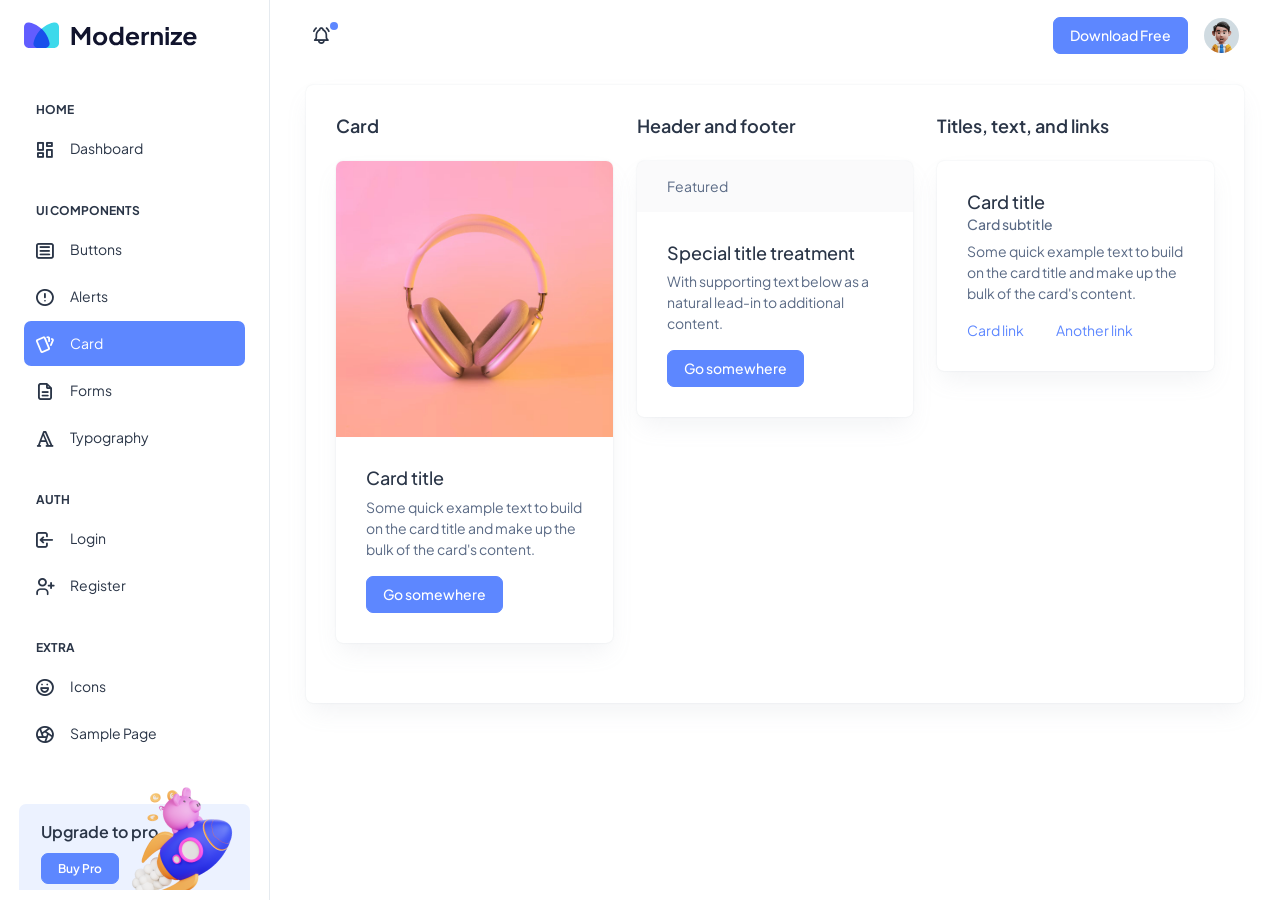
<file: src/html/ui-card.html>
<!doctype html>
<html lang="en">

<head>
  <meta charset="utf-8">
  <meta name="viewport" content="width=device-width, initial-scale=1">
  <title>Modernize Free</title>
  <link rel="shortcut icon" type="image/png" href="../assets/images/logos/favicon.png" />
  <link rel="stylesheet" href="../assets/css/styles.min.css" />
</head>

<body>
  <!--  Body Wrapper -->
  <div class="page-wrapper" id="main-wrapper" data-layout="vertical" data-navbarbg="skin6" data-sidebartype="full"
    data-sidebar-position="fixed" data-header-position="fixed">
    <!-- Sidebar Start -->
    <aside class="left-sidebar">
      <!-- Sidebar scroll-->
      <div>
        <div class="brand-logo d-flex align-items-center justify-content-between">
          <a href="./index.html" class="text-nowrap logo-img">
            <img src="../assets/images/logos/dark-logo.svg" width="180" alt="" />
          </a>
          <div class="close-btn d-xl-none d-block sidebartoggler cursor-pointer" id="sidebarCollapse">
            <i class="ti ti-x fs-8"></i>
          </div>
        </div>
        <!-- Sidebar navigation-->
        <nav class="sidebar-nav scroll-sidebar" data-simplebar="">
          <ul id="sidebarnav">
            <li class="nav-small-cap">
              <i class="ti ti-dots nav-small-cap-icon fs-4"></i>
              <span class="hide-menu">Home</span>
            </li>
            <li class="sidebar-item">
              <a class="sidebar-link" href="./index.html" aria-expanded="false">
                <span>
                  <i class="ti ti-layout-dashboard"></i>
                </span>
                <span class="hide-menu">Dashboard</span>
              </a>
            </li>
            <li class="nav-small-cap">
              <i class="ti ti-dots nav-small-cap-icon fs-4"></i>
              <span class="hide-menu">UI COMPONENTS</span>
            </li>
            <li class="sidebar-item">
              <a class="sidebar-link" href="./ui-buttons.html" aria-expanded="false">
                <span>
                  <i class="ti ti-article"></i>
                </span>
                <span class="hide-menu">Buttons</span>
              </a>
            </li>
            <li class="sidebar-item">
              <a class="sidebar-link" href="./ui-alerts.html" aria-expanded="false">
                <span>
                  <i class="ti ti-alert-circle"></i>
                </span>
                <span class="hide-menu">Alerts</span>
              </a>
            </li>
            <li class="sidebar-item">
              <a class="sidebar-link" href="./ui-card.html" aria-expanded="false">
                <span>
                  <i class="ti ti-cards"></i>
                </span>
                <span class="hide-menu">Card</span>
              </a>
            </li>
            <li class="sidebar-item">
              <a class="sidebar-link" href="./ui-forms.html" aria-expanded="false">
                <span>
                  <i class="ti ti-file-description"></i>
                </span>
                <span class="hide-menu">Forms</span>
              </a>
            </li>
            <li class="sidebar-item">
              <a class="sidebar-link" href="./ui-typography.html" aria-expanded="false">
                <span>
                  <i class="ti ti-typography"></i>
                </span>
                <span class="hide-menu">Typography</span>
              </a>
            </li>
            <li class="nav-small-cap">
              <i class="ti ti-dots nav-small-cap-icon fs-4"></i>
              <span class="hide-menu">AUTH</span>
            </li>
            <li class="sidebar-item">
              <a class="sidebar-link" href="./authentication-login.html" aria-expanded="false">
                <span>
                  <i class="ti ti-login"></i>
                </span>
                <span class="hide-menu">Login</span>
              </a>
            </li>
            <li class="sidebar-item">
              <a class="sidebar-link" href="./authentication-register.html" aria-expanded="false">
                <span>
                  <i class="ti ti-user-plus"></i>
                </span>
                <span class="hide-menu">Register</span>
              </a>
            </li>
            <li class="nav-small-cap">
              <i class="ti ti-dots nav-small-cap-icon fs-4"></i>
              <span class="hide-menu">EXTRA</span>
            </li>
            <li class="sidebar-item">
              <a class="sidebar-link" href="./icon-tabler.html" aria-expanded="false">
                <span>
                  <i class="ti ti-mood-happy"></i>
                </span>
                <span class="hide-menu">Icons</span>
              </a>
            </li>
            <li class="sidebar-item">
              <a class="sidebar-link" href="./sample-page.html" aria-expanded="false">
                <span>
                  <i class="ti ti-aperture"></i>
                </span>
                <span class="hide-menu">Sample Page</span>
              </a>
            </li>
          </ul>
          <div class="unlimited-access hide-menu bg-light-primary position-relative mb-7 mt-5 rounded">
            <div class="d-flex">
              <div class="unlimited-access-title me-3">
                <h6 class="fw-semibold fs-4 mb-6 text-dark w-85">Upgrade to pro</h6>
                <a href="https://adminmart.com/product/modernize-bootstrap-5-admin-template/" target="_blank" class="btn btn-primary fs-2 fw-semibold lh-sm">Buy Pro</a>
              </div>
              <div class="unlimited-access-img">
                <img src="../assets/images/backgrounds/rocket.png" alt="" class="img-fluid">
              </div>
            </div>
          </div>
        </nav>
        <!-- End Sidebar navigation -->
      </div>
      <!-- End Sidebar scroll-->
    </aside>
    <!--  Sidebar End -->
    <!--  Main wrapper -->
    <div class="body-wrapper">
      <!--  Header Start -->
      <header class="app-header">
        <nav class="navbar navbar-expand-lg navbar-light">
          <ul class="navbar-nav">
            <li class="nav-item d-block d-xl-none">
              <a class="nav-link sidebartoggler nav-icon-hover" id="headerCollapse" href="javascript:void(0)">
                <i class="ti ti-menu-2"></i>
              </a>
            </li>
            <li class="nav-item">
              <a class="nav-link nav-icon-hover" href="javascript:void(0)">
                <i class="ti ti-bell-ringing"></i>
                <div class="notification bg-primary rounded-circle"></div>
              </a>
            </li>
          </ul>
          <div class="navbar-collapse justify-content-end px-0" id="navbarNav">
            <ul class="navbar-nav flex-row ms-auto align-items-center justify-content-end">
              <a href="https://adminmart.com/product/modernize-free-bootstrap-admin-dashboard/" target="_blank" class="btn btn-primary">Download Free</a>
              <li class="nav-item dropdown">
                <a class="nav-link nav-icon-hover" href="javascript:void(0)" id="drop2" data-bs-toggle="dropdown"
                  aria-expanded="false">
                  <img src="../assets/images/profile/user-1.jpg" alt="" width="35" height="35" class="rounded-circle">
                </a>
                <div class="dropdown-menu dropdown-menu-end dropdown-menu-animate-up" aria-labelledby="drop2">
                  <div class="message-body">
                    <a href="javascript:void(0)" class="d-flex align-items-center gap-2 dropdown-item">
                      <i class="ti ti-user fs-6"></i>
                      <p class="mb-0 fs-3">My Profile</p>
                    </a>
                    <a href="javascript:void(0)" class="d-flex align-items-center gap-2 dropdown-item">
                      <i class="ti ti-mail fs-6"></i>
                      <p class="mb-0 fs-3">My Account</p>
                    </a>
                    <a href="javascript:void(0)" class="d-flex align-items-center gap-2 dropdown-item">
                      <i class="ti ti-list-check fs-6"></i>
                      <p class="mb-0 fs-3">My Task</p>
                    </a>
                    <a href="./authentication-login.html" class="btn btn-outline-primary mx-3 mt-2 d-block">Logout</a>
                  </div>
                </div>
              </li>
            </ul>
          </div>
        </nav>
      </header>
      <!--  Header End -->
      <div class="container-fluid">
        <div class="container-fluid">
          <div class="card">
            <div class="card-body">
              <div class="row">
                <div class="col-md-4">
                  <h5 class="card-title fw-semibold mb-4">Card</h5>
                  <div class="card">
                    <img src="../assets/images/products/s4.jpg" class="card-img-top" alt="...">
                    <div class="card-body">
                      <h5 class="card-title">Card title</h5>
                      <p class="card-text">Some quick example text to build on the card title and make up the bulk of
                        the
                        card's content.</p>
                      <a href="#" class="btn btn-primary">Go somewhere</a>
                    </div>
                  </div>
                </div>
                <div class="col-md-4">
                  <h5 class="card-title fw-semibold mb-4">Header and footer</h5>
                  <div class="card">
                    <div class="card-header">
                      Featured
                    </div>
                    <div class="card-body">
                      <h5 class="card-title">Special title treatment</h5>
                      <p class="card-text">With supporting text below as a natural lead-in to additional content.</p>
                      <a href="#" class="btn btn-primary">Go somewhere</a>
                    </div>
                  </div>
                </div>
                <div class="col-md-4">
                  <h5 class="card-title fw-semibold mb-4">Titles, text, and links</h5>
                  <div class="card">
                    <div class="card-body">
                      <h5 class="card-title">Card title</h5>
                      <h6 class="card-subtitle mb-2 text-muted">Card subtitle</h6>
                      <p class="card-text">Some quick example text to build on the card title and make up the bulk of
                        the
                        card's content.</p>
                      <a href="#" class="card-link">Card link</a>
                      <a href="#" class="card-link">Another link</a>
                    </div>
                  </div>
                </div>
              </div>
            </div>
          </div>
        </div>
      </div>
    </div>
  </div>
  <script src="../assets/libs/jquery/dist/jquery.min.js"></script>
  <script src="../assets/libs/bootstrap/dist/js/bootstrap.bundle.min.js"></script>
  <script src="../assets/js/sidebarmenu.js"></script>
  <script src="../assets/js/app.min.js"></script>
  <script src="../assets/libs/simplebar/dist/simplebar.js"></script>
</body>

</html>
</file>
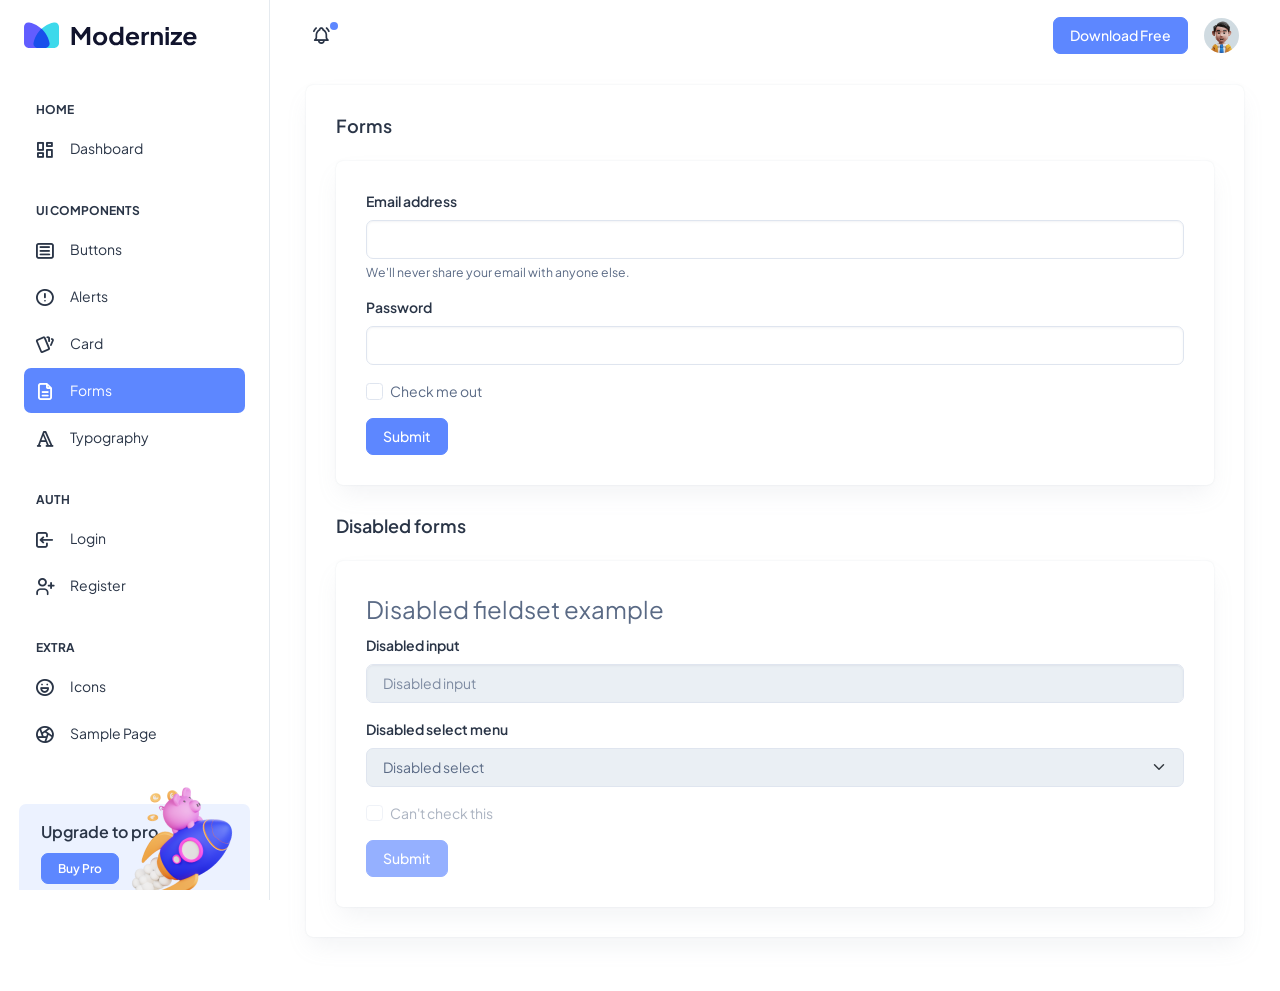
<file: src/html/ui-forms.html>
<!doctype html>
<html lang="en">

<head>
  <meta charset="utf-8">
  <meta name="viewport" content="width=device-width, initial-scale=1">
  <title>Modernize Free</title>
  <link rel="shortcut icon" type="image/png" href="../assets/images/logos/favicon.png" />
  <link rel="stylesheet" href="../assets/css/styles.min.css" />
</head>

<body>
  <!--  Body Wrapper -->
  <div class="page-wrapper" id="main-wrapper" data-layout="vertical" data-navbarbg="skin6" data-sidebartype="full"
    data-sidebar-position="fixed" data-header-position="fixed">
    <!-- Sidebar Start -->
    <aside class="left-sidebar">
      <!-- Sidebar scroll-->
      <div>
        <div class="brand-logo d-flex align-items-center justify-content-between">
          <a href="./index.html" class="text-nowrap logo-img">
            <img src="../assets/images/logos/dark-logo.svg" width="180" alt="" />
          </a>
          <div class="close-btn d-xl-none d-block sidebartoggler cursor-pointer" id="sidebarCollapse">
            <i class="ti ti-x fs-8"></i>
          </div>
        </div>
        <!-- Sidebar navigation-->
        <nav class="sidebar-nav scroll-sidebar" data-simplebar="">
          <ul id="sidebarnav">
            <li class="nav-small-cap">
              <i class="ti ti-dots nav-small-cap-icon fs-4"></i>
              <span class="hide-menu">Home</span>
            </li>
            <li class="sidebar-item">
              <a class="sidebar-link" href="./index.html" aria-expanded="false">
                <span>
                  <i class="ti ti-layout-dashboard"></i>
                </span>
                <span class="hide-menu">Dashboard</span>
              </a>
            </li>
            <li class="nav-small-cap">
              <i class="ti ti-dots nav-small-cap-icon fs-4"></i>
              <span class="hide-menu">UI COMPONENTS</span>
            </li>
            <li class="sidebar-item">
              <a class="sidebar-link" href="./ui-buttons.html" aria-expanded="false">
                <span>
                  <i class="ti ti-article"></i>
                </span>
                <span class="hide-menu">Buttons</span>
              </a>
            </li>
            <li class="sidebar-item">
              <a class="sidebar-link" href="./ui-alerts.html" aria-expanded="false">
                <span>
                  <i class="ti ti-alert-circle"></i>
                </span>
                <span class="hide-menu">Alerts</span>
              </a>
            </li>
            <li class="sidebar-item">
              <a class="sidebar-link" href="./ui-card.html" aria-expanded="false">
                <span>
                  <i class="ti ti-cards"></i>
                </span>
                <span class="hide-menu">Card</span>
              </a>
            </li>
            <li class="sidebar-item">
              <a class="sidebar-link" href="./ui-forms.html" aria-expanded="false">
                <span>
                  <i class="ti ti-file-description"></i>
                </span>
                <span class="hide-menu">Forms</span>
              </a>
            </li>
            <li class="sidebar-item">
              <a class="sidebar-link" href="./ui-typography.html" aria-expanded="false">
                <span>
                  <i class="ti ti-typography"></i>
                </span>
                <span class="hide-menu">Typography</span>
              </a>
            </li>
            <li class="nav-small-cap">
              <i class="ti ti-dots nav-small-cap-icon fs-4"></i>
              <span class="hide-menu">AUTH</span>
            </li>
            <li class="sidebar-item">
              <a class="sidebar-link" href="./authentication-login.html" aria-expanded="false">
                <span>
                  <i class="ti ti-login"></i>
                </span>
                <span class="hide-menu">Login</span>
              </a>
            </li>
            <li class="sidebar-item">
              <a class="sidebar-link" href="./authentication-register.html" aria-expanded="false">
                <span>
                  <i class="ti ti-user-plus"></i>
                </span>
                <span class="hide-menu">Register</span>
              </a>
            </li>
            <li class="nav-small-cap">
              <i class="ti ti-dots nav-small-cap-icon fs-4"></i>
              <span class="hide-menu">EXTRA</span>
            </li>
            <li class="sidebar-item">
              <a class="sidebar-link" href="./icon-tabler.html" aria-expanded="false">
                <span>
                  <i class="ti ti-mood-happy"></i>
                </span>
                <span class="hide-menu">Icons</span>
              </a>
            </li>
            <li class="sidebar-item">
              <a class="sidebar-link" href="./sample-page.html" aria-expanded="false">
                <span>
                  <i class="ti ti-aperture"></i>
                </span>
                <span class="hide-menu">Sample Page</span>
              </a>
            </li>
          </ul>
          <div class="unlimited-access hide-menu bg-light-primary position-relative mb-7 mt-5 rounded">
            <div class="d-flex">
              <div class="unlimited-access-title me-3">
                <h6 class="fw-semibold fs-4 mb-6 text-dark w-85">Upgrade to pro</h6>
                <a href="https://adminmart.com/product/modernize-bootstrap-5-admin-template/" target="_blank" class="btn btn-primary fs-2 fw-semibold lh-sm">Buy Pro</a>
              </div>
              <div class="unlimited-access-img">
                <img src="../assets/images/backgrounds/rocket.png" alt="" class="img-fluid">
              </div>
            </div>
          </div>
        </nav>
        <!-- End Sidebar navigation -->
      </div>
      <!-- End Sidebar scroll-->
    </aside>
    <!--  Sidebar End -->
    <!--  Main wrapper -->
    <div class="body-wrapper">
      <!--  Header Start -->
      <header class="app-header">
        <nav class="navbar navbar-expand-lg navbar-light">
          <ul class="navbar-nav">
            <li class="nav-item d-block d-xl-none">
              <a class="nav-link sidebartoggler nav-icon-hover" id="headerCollapse" href="javascript:void(0)">
                <i class="ti ti-menu-2"></i>
              </a>
            </li>
            <li class="nav-item">
              <a class="nav-link nav-icon-hover" href="javascript:void(0)">
                <i class="ti ti-bell-ringing"></i>
                <div class="notification bg-primary rounded-circle"></div>
              </a>
            </li>
          </ul>
          <div class="navbar-collapse justify-content-end px-0" id="navbarNav">
            <ul class="navbar-nav flex-row ms-auto align-items-center justify-content-end">
              <a href="https://adminmart.com/product/modernize-free-bootstrap-admin-dashboard/" target="_blank" class="btn btn-primary">Download Free</a>
              <li class="nav-item dropdown">
                <a class="nav-link nav-icon-hover" href="javascript:void(0)" id="drop2" data-bs-toggle="dropdown"
                  aria-expanded="false">
                  <img src="../assets/images/profile/user-1.jpg" alt="" width="35" height="35" class="rounded-circle">
                </a>
                <div class="dropdown-menu dropdown-menu-end dropdown-menu-animate-up" aria-labelledby="drop2">
                  <div class="message-body">
                    <a href="javascript:void(0)" class="d-flex align-items-center gap-2 dropdown-item">
                      <i class="ti ti-user fs-6"></i>
                      <p class="mb-0 fs-3">My Profile</p>
                    </a>
                    <a href="javascript:void(0)" class="d-flex align-items-center gap-2 dropdown-item">
                      <i class="ti ti-mail fs-6"></i>
                      <p class="mb-0 fs-3">My Account</p>
                    </a>
                    <a href="javascript:void(0)" class="d-flex align-items-center gap-2 dropdown-item">
                      <i class="ti ti-list-check fs-6"></i>
                      <p class="mb-0 fs-3">My Task</p>
                    </a>
                    <a href="./authentication-login.html" class="btn btn-outline-primary mx-3 mt-2 d-block">Logout</a>
                  </div>
                </div>
              </li>
            </ul>
          </div>
        </nav>
      </header>
      <!--  Header End -->
      <div class="container-fluid">
        <div class="container-fluid">
          <div class="card">
            <div class="card-body">
              <h5 class="card-title fw-semibold mb-4">Forms</h5>
              <div class="card">
                <div class="card-body">
                  <form>
                    <div class="mb-3">
                      <label for="exampleInputEmail1" class="form-label">Email address</label>
                      <input type="email" class="form-control" id="exampleInputEmail1" aria-describedby="emailHelp">
                      <div id="emailHelp" class="form-text">We'll never share your email with anyone else.</div>
                    </div>
                    <div class="mb-3">
                      <label for="exampleInputPassword1" class="form-label">Password</label>
                      <input type="password" class="form-control" id="exampleInputPassword1">
                    </div>
                    <div class="mb-3 form-check">
                      <input type="checkbox" class="form-check-input" id="exampleCheck1">
                      <label class="form-check-label" for="exampleCheck1">Check me out</label>
                    </div>
                    <button type="submit" class="btn btn-primary">Submit</button>
                  </form>
                </div>
              </div>
              <h5 class="card-title fw-semibold mb-4">Disabled forms</h5>
              <div class="card mb-0">
                <div class="card-body">
                  <form>
                    <fieldset disabled>
                      <legend>Disabled fieldset example</legend>
                      <div class="mb-3">
                        <label for="disabledTextInput" class="form-label">Disabled input</label>
                        <input type="text" id="disabledTextInput" class="form-control" placeholder="Disabled input">
                      </div>
                      <div class="mb-3">
                        <label for="disabledSelect" class="form-label">Disabled select menu</label>
                        <select id="disabledSelect" class="form-select">
                          <option>Disabled select</option>
                        </select>
                      </div>
                      <div class="mb-3">
                        <div class="form-check">
                          <input class="form-check-input" type="checkbox" id="disabledFieldsetCheck" disabled>
                          <label class="form-check-label" for="disabledFieldsetCheck">
                            Can't check this
                          </label>
                        </div>
                      </div>
                      <button type="submit" class="btn btn-primary">Submit</button>
                    </fieldset>
                  </form>
                </div>
              </div>
            </div>
          </div>
        </div>
      </div>
    </div>
  </div>
  <script src="../assets/libs/jquery/dist/jquery.min.js"></script>
  <script src="../assets/libs/bootstrap/dist/js/bootstrap.bundle.min.js"></script>
  <script src="../assets/js/sidebarmenu.js"></script>
  <script src="../assets/js/app.min.js"></script>
  <script src="../assets/libs/simplebar/dist/simplebar.js"></script>
</body>

</html>
</file>
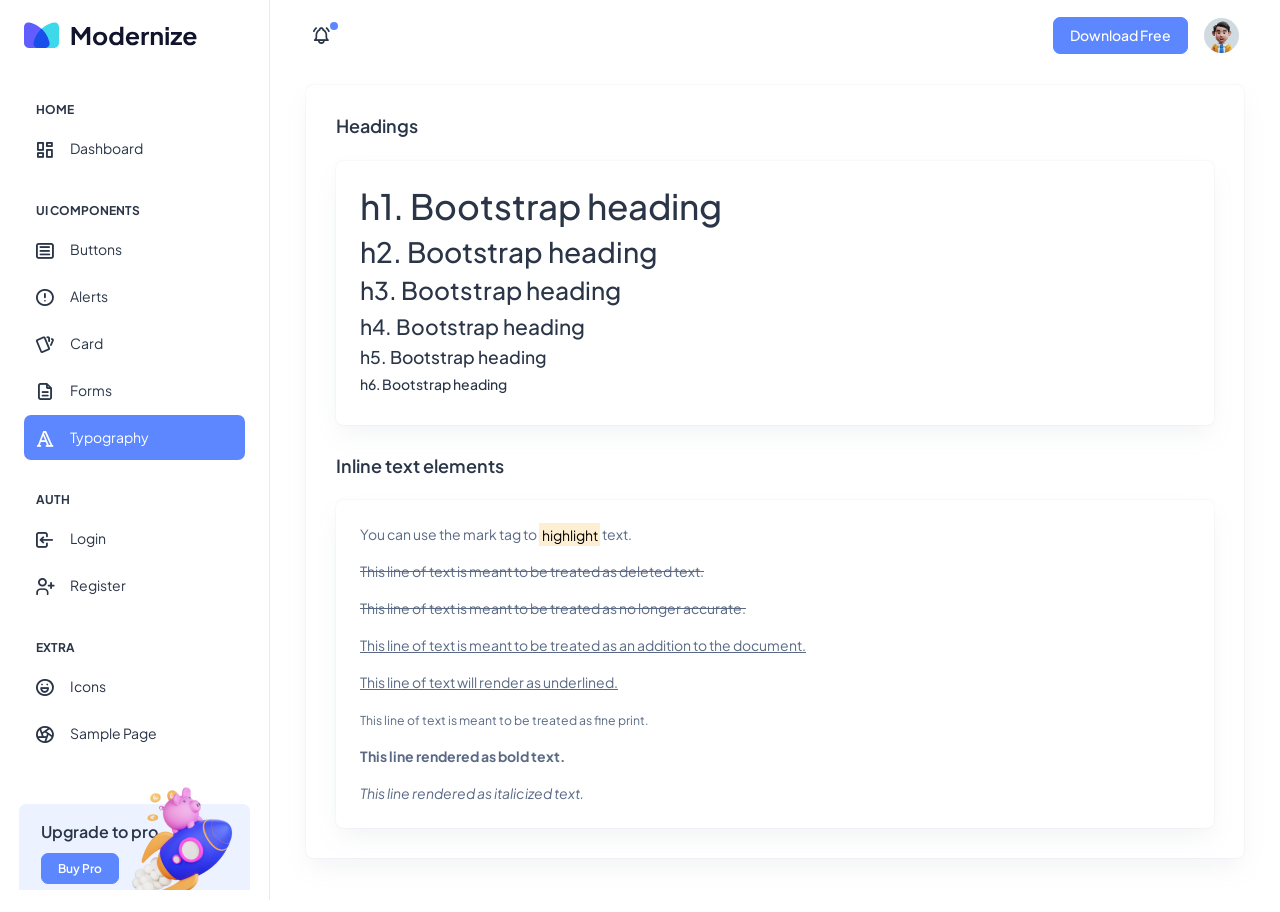
<file: src/html/ui-typography.html>
<!doctype html>
<html lang="en">

<head>
  <meta charset="utf-8">
  <meta name="viewport" content="width=device-width, initial-scale=1">
  <title>Modernize Free</title>
  <link rel="shortcut icon" type="image/png" href="../assets/images/logos/favicon.png" />
  <link rel="stylesheet" href="../assets/css/styles.min.css" />
</head>

<body>
  <!--  Body Wrapper -->
  <div class="page-wrapper" id="main-wrapper" data-layout="vertical" data-navbarbg="skin6" data-sidebartype="full"
    data-sidebar-position="fixed" data-header-position="fixed">
    <!-- Sidebar Start -->
    <aside class="left-sidebar">
      <!-- Sidebar scroll-->
      <div>
        <div class="brand-logo d-flex align-items-center justify-content-between">
          <a href="./index.html" class="text-nowrap logo-img">
            <img src="../assets/images/logos/dark-logo.svg" width="180" alt="" />
          </a>
          <div class="close-btn d-xl-none d-block sidebartoggler cursor-pointer" id="sidebarCollapse">
            <i class="ti ti-x fs-8"></i>
          </div>
        </div>
        <!-- Sidebar navigation-->
        <nav class="sidebar-nav scroll-sidebar" data-simplebar="">
          <ul id="sidebarnav">
            <li class="nav-small-cap">
              <i class="ti ti-dots nav-small-cap-icon fs-4"></i>
              <span class="hide-menu">Home</span>
            </li>
            <li class="sidebar-item">
              <a class="sidebar-link" href="./index.html" aria-expanded="false">
                <span>
                  <i class="ti ti-layout-dashboard"></i>
                </span>
                <span class="hide-menu">Dashboard</span>
              </a>
            </li>
            <li class="nav-small-cap">
              <i class="ti ti-dots nav-small-cap-icon fs-4"></i>
              <span class="hide-menu">UI COMPONENTS</span>
            </li>
            <li class="sidebar-item">
              <a class="sidebar-link" href="./ui-buttons.html" aria-expanded="false">
                <span>
                  <i class="ti ti-article"></i>
                </span>
                <span class="hide-menu">Buttons</span>
              </a>
            </li>
            <li class="sidebar-item">
              <a class="sidebar-link" href="./ui-alerts.html" aria-expanded="false">
                <span>
                  <i class="ti ti-alert-circle"></i>
                </span>
                <span class="hide-menu">Alerts</span>
              </a>
            </li>
            <li class="sidebar-item">
              <a class="sidebar-link" href="./ui-card.html" aria-expanded="false">
                <span>
                  <i class="ti ti-cards"></i>
                </span>
                <span class="hide-menu">Card</span>
              </a>
            </li>
            <li class="sidebar-item">
              <a class="sidebar-link" href="./ui-forms.html" aria-expanded="false">
                <span>
                  <i class="ti ti-file-description"></i>
                </span>
                <span class="hide-menu">Forms</span>
              </a>
            </li>
            <li class="sidebar-item">
              <a class="sidebar-link" href="./ui-typography.html" aria-expanded="false">
                <span>
                  <i class="ti ti-typography"></i>
                </span>
                <span class="hide-menu">Typography</span>
              </a>
            </li>
            <li class="nav-small-cap">
              <i class="ti ti-dots nav-small-cap-icon fs-4"></i>
              <span class="hide-menu">AUTH</span>
            </li>
            <li class="sidebar-item">
              <a class="sidebar-link" href="./authentication-login.html" aria-expanded="false">
                <span>
                  <i class="ti ti-login"></i>
                </span>
                <span class="hide-menu">Login</span>
              </a>
            </li>
            <li class="sidebar-item">
              <a class="sidebar-link" href="./authentication-register.html" aria-expanded="false">
                <span>
                  <i class="ti ti-user-plus"></i>
                </span>
                <span class="hide-menu">Register</span>
              </a>
            </li>
            <li class="nav-small-cap">
              <i class="ti ti-dots nav-small-cap-icon fs-4"></i>
              <span class="hide-menu">EXTRA</span>
            </li>
            <li class="sidebar-item">
              <a class="sidebar-link" href="./icon-tabler.html" aria-expanded="false">
                <span>
                  <i class="ti ti-mood-happy"></i>
                </span>
                <span class="hide-menu">Icons</span>
              </a>
            </li>
            <li class="sidebar-item">
              <a class="sidebar-link" href="./sample-page.html" aria-expanded="false">
                <span>
                  <i class="ti ti-aperture"></i>
                </span>
                <span class="hide-menu">Sample Page</span>
              </a>
            </li>
          </ul>
          <div class="unlimited-access hide-menu bg-light-primary position-relative mb-7 mt-5 rounded">
            <div class="d-flex">
              <div class="unlimited-access-title me-3">
                <h6 class="fw-semibold fs-4 mb-6 text-dark w-85">Upgrade to pro</h6>
                <a href="https://adminmart.com/product/modernize-bootstrap-5-admin-template/" target="_blank" class="btn btn-primary fs-2 fw-semibold lh-sm">Buy Pro</a>
              </div>
              <div class="unlimited-access-img">
                <img src="../assets/images/backgrounds/rocket.png" alt="" class="img-fluid">
              </div>
            </div>
          </div>
        </nav>
        <!-- End Sidebar navigation -->
      </div>
      <!-- End Sidebar scroll-->
    </aside>
    <!--  Sidebar End -->
    <!--  Main wrapper -->
    <div class="body-wrapper">
      <!--  Header Start -->
      <header class="app-header">
        <nav class="navbar navbar-expand-lg navbar-light">
          <ul class="navbar-nav">
            <li class="nav-item d-block d-xl-none">
              <a class="nav-link sidebartoggler nav-icon-hover" id="headerCollapse" href="javascript:void(0)">
                <i class="ti ti-menu-2"></i>
              </a>
            </li>
            <li class="nav-item">
              <a class="nav-link nav-icon-hover" href="javascript:void(0)">
                <i class="ti ti-bell-ringing"></i>
                <div class="notification bg-primary rounded-circle"></div>
              </a>
            </li>
          </ul>
          <div class="navbar-collapse justify-content-end px-0" id="navbarNav">
            <ul class="navbar-nav flex-row ms-auto align-items-center justify-content-end">
              <a href="https://adminmart.com/product/modernize-free-bootstrap-admin-dashboard/" target="_blank" class="btn btn-primary">Download Free</a>
              <li class="nav-item dropdown">
                <a class="nav-link nav-icon-hover" href="javascript:void(0)" id="drop2" data-bs-toggle="dropdown"
                  aria-expanded="false">
                  <img src="../assets/images/profile/user-1.jpg" alt="" width="35" height="35" class="rounded-circle">
                </a>
                <div class="dropdown-menu dropdown-menu-end dropdown-menu-animate-up" aria-labelledby="drop2">
                  <div class="message-body">
                    <a href="javascript:void(0)" class="d-flex align-items-center gap-2 dropdown-item">
                      <i class="ti ti-user fs-6"></i>
                      <p class="mb-0 fs-3">My Profile</p>
                    </a>
                    <a href="javascript:void(0)" class="d-flex align-items-center gap-2 dropdown-item">
                      <i class="ti ti-mail fs-6"></i>
                      <p class="mb-0 fs-3">My Account</p>
                    </a>
                    <a href="javascript:void(0)" class="d-flex align-items-center gap-2 dropdown-item">
                      <i class="ti ti-list-check fs-6"></i>
                      <p class="mb-0 fs-3">My Task</p>
                    </a>
                    <a href="./authentication-login.html" class="btn btn-outline-primary mx-3 mt-2 d-block">Logout</a>
                  </div>
                </div>
              </li>
            </ul>
          </div>
        </nav>
      </header>
      <!--  Header End -->
      <div class="container-fluid">
        <div class="container-fluid">
          <div class="card">
            <div class="card-body">
              <h5 class="card-title fw-semibold mb-4">Headings</h5>
              <div class="card">
                <div class="card-body p-4">
                  <h1>h1. Bootstrap heading</h1>
                  <h2>h2. Bootstrap heading</h2>
                  <h3>h3. Bootstrap heading</h3>
                  <h4>h4. Bootstrap heading</h4>
                  <h5>h5. Bootstrap heading</h5>
                  <h6>h6. Bootstrap heading</h6>
                </div>
              </div>
              <h5 class="card-title fw-semibold mb-4">Inline text elements</h5>
              <div class="card mb-0">
                <div class="card-body p-4">
                  <p>You can use the mark tag to <mark>highlight</mark> text.</p>
                  <p><del>This line of text is meant to be treated as deleted text.</del></p>
                  <p><s>This line of text is meant to be treated as no longer accurate.</s></p>
                  <p><ins>This line of text is meant to be treated as an addition to the document.</ins></p>
                  <p><u>This line of text will render as underlined.</u></p>
                  <p><small>This line of text is meant to be treated as fine print.</small></p>
                  <p><strong>This line rendered as bold text.</strong></p>
                  <p class="mb-0"><em>This line rendered as italicized text.</em></p>
                </div>
              </div>
            </div>
          </div>
        </div>
      </div>
    </div>
  </div>
  <script src="../assets/libs/jquery/dist/jquery.min.js"></script>
  <script src="../assets/libs/bootstrap/dist/js/bootstrap.bundle.min.js"></script>
  <script src="../assets/js/sidebarmenu.js"></script>
  <script src="../assets/js/app.min.js"></script>
  <script src="../assets/libs/simplebar/dist/simplebar.js"></script>
</body>

</html>
</file>
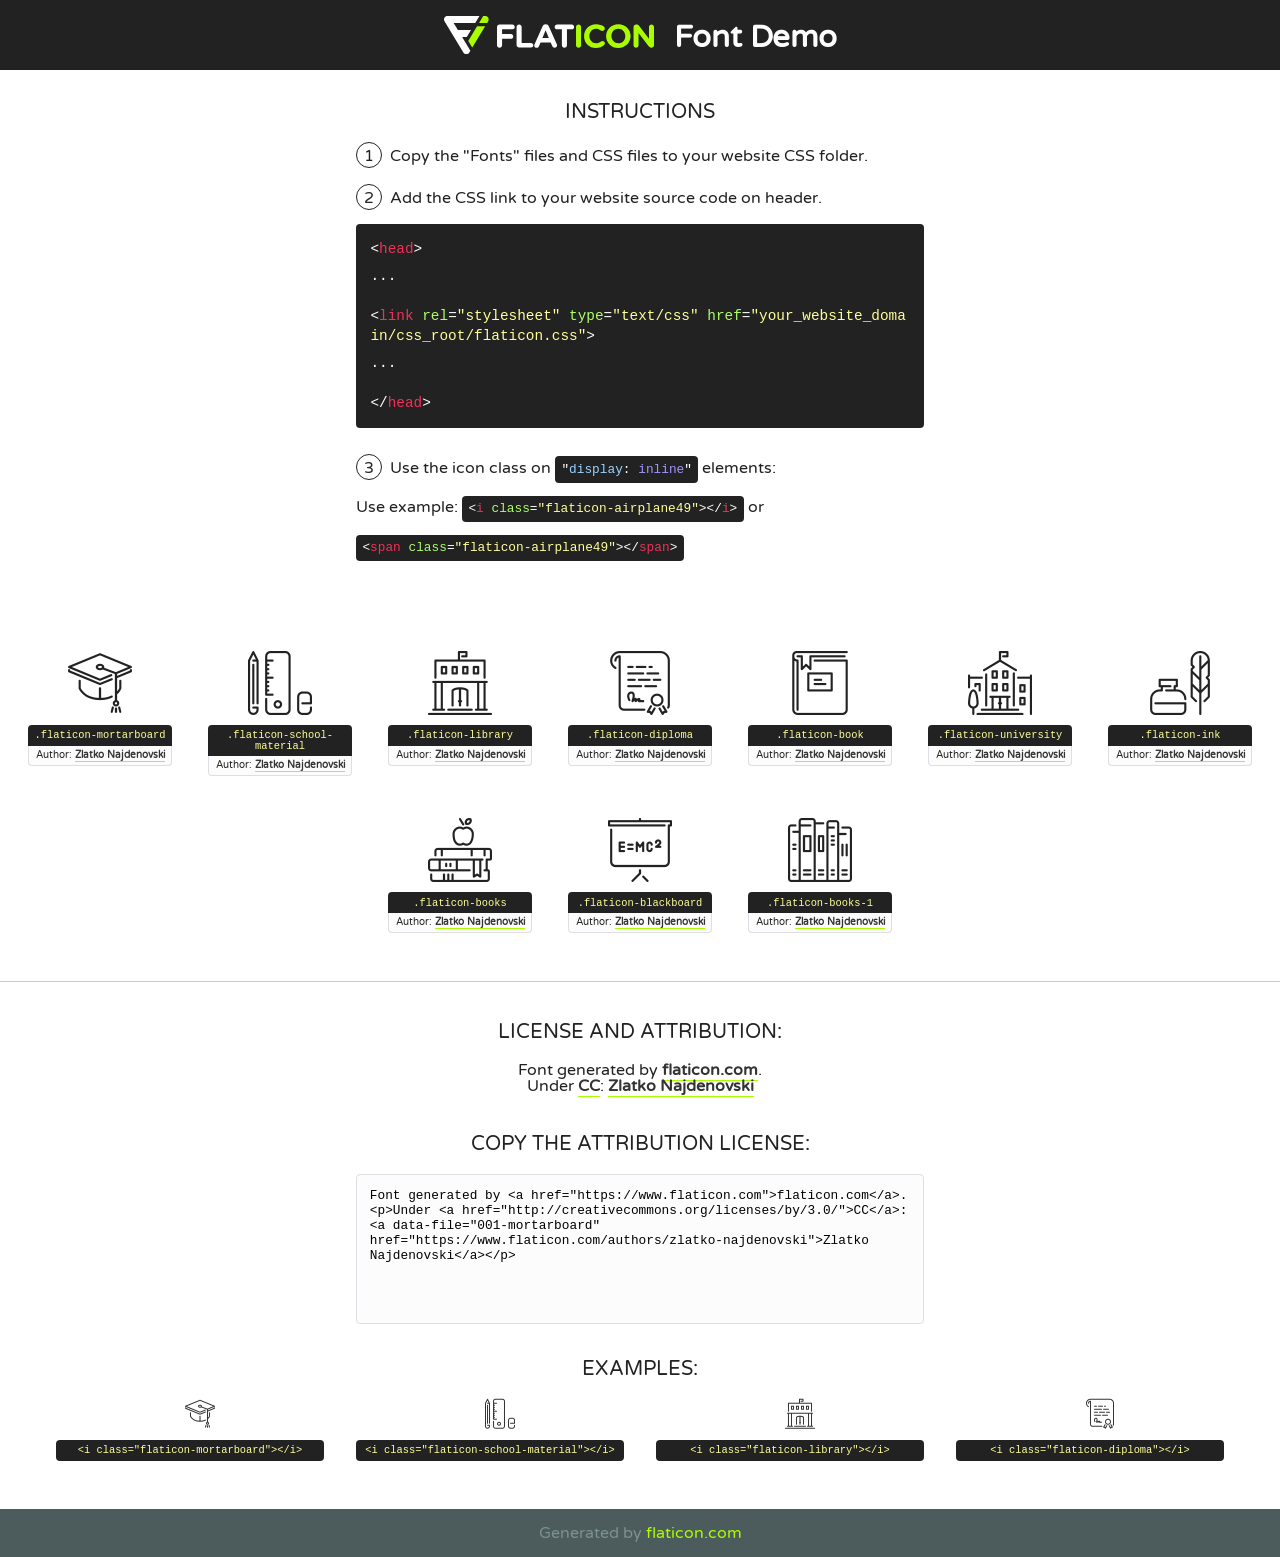
<file: fonts/flaticon/font/flaticon.html>
<!DOCTYPE html>
<!--
  Flaticon icon font: Flaticon
  Creation date: 07/06/2019 04:13
-->
<html>
<!DOCTYPE html>
<html>

<head>
    <title>Flaticon WebFont</title>
    <link href="http://fonts.googleapis.com/css?family=Varela+Round" rel="stylesheet" type="text/css" />
    <link rel="stylesheet" type="text/css" href="flaticon.css">
    <meta charset="UTF-8">
    <style>
    html, body, div, span, applet, object, iframe,
    h1, h2, h3, h4, h5, h6, p, blockquote, pre,
    a, abbr, acronym, address, big, cite, code,
    del, dfn, em, img, ins, kbd, q, s, samp,
    small, strike, strong, sub, sup, tt, var,
    b, u, i, center,
    dl, dt, dd, ol, ul, li,
    fieldset, form, label, legend,
    table, caption, tbody, tfoot, thead, tr, th, td,
    article, aside, canvas, details, embed, 
    figure, figcaption, footer, header, hgroup, 
    menu, nav, output, ruby, section, summary,
    time, mark, audio, video {
        margin: 0;
        padding: 0;
        border: 0;
        font-size: 100%;
        font: inherit;
        vertical-align: baseline;
    }
    /* HTML5 display-role reset for older browsers */
    article, aside, details, figcaption, figure, 
    footer, header, hgroup, menu, nav, section {
        display: block;
    }
    body {
        line-height: 1;
    }
    ol, ul {
        list-style: none;
    }
    blockquote, q {
        quotes: none;
    }
    blockquote:before, blockquote:after,
    q:before, q:after {
        content: '';
        content: none;
    }
    table {
        border-collapse: collapse;
        border-spacing: 0;
    }
    body {
        font-family: 'Varela Round', Helvetica, Arial, sans-serif;
        font-size: 16px;
        color: #222;
    }
    a {
        color: #333;
        border-bottom: 1px solid #a9fd00;
        font-weight: bold;
        text-decoration: none;
    }
    * {
        -moz-box-sizing: border-box;
        -webkit-box-sizing: border-box;
        box-sizing: border-box;
        margin: 0;
        padding: 0;
    }
    [class^="flaticon-"]:before, [class*=" flaticon-"]:before, [class^="flaticon-"]:after, [class*=" flaticon-"]:after {
        font-family: Flaticon;
        font-size: 30px;
        font-style: normal;
        margin-left: 20px;
        color: #333;
    }
    .wrapper {
        max-width: 600px;
        margin: auto;
        padding: 0 1em;
    }
    .title {
        font-size: 1.25em;
        text-align: center;
        margin-bottom: 1em;
        text-transform: uppercase;
    }
    header {
        text-align: center;
        background-color: #222;
        color: #fff;
        padding: 1em;
    }
    header .logo {
        width: 210px;
        height: 38px;
        display: inline-block;
        vertical-align: middle;
        margin-right: 1em;
        border: none;
    }
    header strong {
        font-size: 1.95em;
        font-weight: bold;
        vertical-align: middle;
        margin-top: 5px;
        display: inline-block;
    }
    .demo {
        margin: 2em auto;
        line-height: 1.25em;
    }
    .demo ul li {
        margin-bottom: 1em;
    }
    .demo ul li .num {
        color: #222;
        border-radius: 20px;
        display: inline-block;
        width: 26px;
        padding: 3px;
        height: 26px;
        text-align: center;
        margin-right: 0.5em;
        border: 1px solid #222;
    }
    .demo ul li code {
        background-color: #222;
        border-radius: 4px;
        padding: 0.25em 0.5em;
        display: inline-block;
        color: #fff;
        font-family: Consolas,Monaco,Lucida Console,Liberation Mono,DejaVu Sans Mono,Bitstream Vera Sans Mono,Courier New, monospace;
        font-weight: lighter;
        margin-top: 1em;
        font-size: 0.8em;
        word-break: break-all;
    }
    .demo ul li code.big {
        padding: 1em;
        font-size: 0.9em;
    }
    .demo ul li code .red {
        color: #EF3159;
    }
    .demo ul li code .green {
        color: #ACFF65;
    }
    .demo ul li code .yellow {
        color: #FFFF99;
    }
    .demo ul li code .blue {
        color: #99D3FF;
    }
    .demo ul li code .purple {
        color: #A295FF;
    }
    .demo ul li code .dots {
        margin-top: 0.5em;
        display: block;
    }
    #glyphs {
        border-bottom: 1px solid #ccc;
        padding: 2em 0;
        text-align: center;
    }
    .glyph {
        display: inline-block;
        width: 9em;
        margin: 1em;
        text-align: center;
        vertical-align: top;
        background: #FFF;
    }
    .glyph .glyph-icon {
        padding: 10px;
        display: block;
        font-family:"Flaticon";
        font-size: 64px;
        line-height: 1;
    }
    .glyph .glyph-icon:before {
        font-size: 64px;
        color: #222;
        margin-left: 0;
    }
    .class-name {
        font-size: 0.65em;
        background-color: #222;
        color: #fff;
        border-radius: 4px 4px 0 0;
        padding: 0.5em;
        color: #FFFF99;
        font-family: Consolas,Monaco,Lucida Console,Liberation Mono,DejaVu Sans Mono,Bitstream Vera Sans Mono,Courier New, monospace;
    }
    .author-name {
        font-size: 0.6em;
        background-color: #fcfcfd;
        border: 1px solid #DEDEE4;
        border-top: 0;
        border-radius: 0 0 4px 4px;
        padding: 0.5em;
    }
    .class-name:last-child {
        font-size: 10px;
        color:#888;
    }
    .class-name:last-child a {
        font-size: 10px;
        color:#555;
    }
    .class-name:last-child a:hover {
        color:#a9fd00;
    }
    .glyph > input {
        display: block;
        width: 100px;
        margin: 5px auto;
        text-align: center;
        font-size: 12px;
        cursor: text;
    }
    .glyph > input.icon-input {
        font-family:"Flaticon";
        font-size: 16px;
        margin-bottom: 10px;
    }
    .attribution .title {
        margin-top: 2em;
    }
    .attribution textarea {
        background-color: #fcfcfd;
        padding: 1em;
        border: none;
        box-shadow: none;
        border: 1px solid #DEDEE4;
        border-radius: 4px;
        resize: none;
        width: 100%;
        height: 150px;
        font-size: 0.8em;
        font-family: Consolas,Monaco,Lucida Console,Liberation Mono,DejaVu Sans Mono,Bitstream Vera Sans Mono,Courier New, monospace;
        -webkit-appearance: none;
    }
    .iconsuse {
        margin: 2em auto;
        text-align: center;
        max-width: 1200px;
    }
    .iconsuse:after {
        content: '';
        display: table;
        clear: both;
    }
    .iconsuse .image {
        float: left;
        width: 25%;
        padding: 0 1em;
    }
    .iconsuse .image p {
        margin-bottom: 1em;
    }
    .iconsuse .image span {
        display: block;
        font-size: 0.65em;
        background-color: #222;
        color: #fff;
        border-radius: 4px;
        padding: 0.5em;
        color: #FFFF99;
        margin-top: 1em;
        font-family: Consolas,Monaco,Lucida Console,Liberation Mono,DejaVu Sans Mono,Bitstream Vera Sans Mono,Courier New, monospace;
    }
    #footer {
        text-align: center;
        background-color: #4C5B5C;
        color: #7c9192;
        padding: 1em;
    }
    #footer a {
        border: none;
        color: #a9fd00;
        font-weight: normal;
    }
    @media (max-width: 960px) {
        .iconsuse .image {
            width: 50%;
        }
    }
    @media (max-width: 560px) {
        .iconsuse .image {
            width: 100%;
        }
    }
    </style>
</head>

<body class="characters-off">

    <header>
        <a href="https://www.flaticon.com" target="_blank" class="logo">
            <svg version="1.1" xmlns="http://www.w3.org/2000/svg" xmlns:xlink="http://www.w3.org/1999/xlink" xmlns:a="http://ns.adobe.com/AdobeSVGViewerExtensions/3.0/" viewBox="0 0 560.875 102.036" enable-background="new 0 0 560.875 102.036" xml:space="preserve">
                <defs>
                </defs>
                <g>
                    <g class="letters">
                        <path fill="#ffffff" d="M141.596,29.675c0-3.777,2.985-6.767,6.764-6.767h34.438c3.426,0,6.15,2.728,6.15,6.15
                        c0,3.43-2.724,6.149-6.15,6.149h-27.674v13.091h23.719c3.429,0,6.151,2.724,6.151,6.15c0,3.43-2.723,6.149-6.151,6.149h-23.719
                        v17.574c0,3.773-2.986,6.761-6.764,6.761c-3.779,0-6.764-2.989-6.764-6.761V29.675z"></path>
                        <path fill="#ffffff" d="M193.844,29.149c0-3.781,2.985-6.767,6.764-6.767c3.776,0,6.763,2.985,6.763,6.767v42.957h25.039
                        c3.426,0,6.149,2.726,6.149,6.153c0,3.425-2.723,6.15-6.149,6.15h-31.802c-3.779,0-6.764-2.986-6.764-6.768V29.149z"></path>
                        <path fill="#ffffff" d="M241.891,75.71l21.438-48.407c1.492-3.341,4.215-5.357,7.906-5.357h0.792
                        c3.686,0,6.323,2.017,7.815,5.357l21.439,48.407c0.436,0.967,0.701,1.845,0.701,2.723c0,3.602-2.809,6.501-6.414,6.501
                        c-3.161,0-5.269-1.845-6.499-4.655l-4.132-9.661h-27.059l-4.301,10.102c-1.144,2.631-3.426,4.214-6.237,4.214
                        c-3.517,0-6.24-2.81-6.24-6.325C241.1,77.64,241.451,76.677,241.891,75.71z M279.932,58.666l-8.521-20.297l-8.526,20.297H279.932
                        z"></path>
                        <path fill="#ffffff" d="M314.864,35.387H301.86c-3.429,0-6.239-2.813-6.239-6.238c0-3.429,2.811-6.24,6.239-6.24h39.533
                        c3.426,0,6.237,2.811,6.237,6.24c0,3.425-2.811,6.238-6.237,6.238h-13.001v42.785c0,3.773-2.99,6.761-6.764,6.761
                        c-3.779,0-6.764-2.989-6.764-6.761V35.387z"></path>
                        <path fill="#A9FD00" d="M352.615,29.149c0-3.781,2.985-6.767,6.767-6.767c3.774,0,6.761,2.985,6.761,6.767v49.024
                        c0,3.773-2.987,6.761-6.761,6.761c-3.781,0-6.767-2.989-6.767-6.761V29.149z"></path>
                        <path fill="#A9FD00" d="M374.132,53.836v-0.179c0-17.481,13.178-31.801,32.065-31.801c9.22,0,15.459,2.458,20.557,6.238
                        c1.402,1.054,2.637,2.985,2.637,5.357c0,3.692-2.985,6.59-6.681,6.59c-1.845,0-3.071-0.702-4.044-1.319
                        c-3.776-2.813-7.729-4.393-12.562-4.393c-10.364,0-17.831,8.611-17.831,19.154v0.173c0,10.542,7.291,19.329,17.831,19.329
                        c5.715,0,9.492-1.756,13.359-4.834c1.049-0.874,2.458-1.491,4.039-1.491c3.429,0,6.325,2.813,6.325,6.236
                        c0,2.106-1.056,3.78-2.282,4.834c-5.539,4.834-12.036,7.733-21.878,7.733C387.572,85.464,374.132,71.493,374.132,53.836z"></path>
                        <path fill="#A9FD00" d="M433.009,53.836v-0.179c0-17.481,13.79-31.801,32.766-31.801c18.981,0,32.592,14.143,32.592,31.628v0.173
                        c0,17.483-13.785,31.807-32.769,31.807C446.625,85.464,433.009,71.32,433.009,53.836z M484.224,53.836v-0.179
                        c0-10.539-7.725-19.326-18.626-19.326c-10.893,0-18.449,8.611-18.449,19.154v0.173c0,10.542,7.73,19.329,18.626,19.329
                        C476.676,72.986,484.224,64.378,484.224,53.836z"></path>
                        <path fill="#A9FD00" d="M506.233,29.321c0-3.774,2.99-6.763,6.767-6.763h1.401c3.252,0,5.183,1.583,7.029,3.953l26.093,34.265
                        V29.059c0-3.692,2.99-6.677,6.681-6.677c3.683,0,6.671,2.985,6.671,6.677v48.934c0,3.78-2.987,6.765-6.764,6.765h-0.436
                        c-3.257,0-5.188-1.581-7.034-3.953l-27.056-35.492v32.944c0,3.687-2.985,6.676-6.678,6.676c-3.683,0-6.673-2.989-6.673-6.676
                        V29.321z"></path>
                    </g>
                    <g class="insignia">
                        <path fill="#ffffff" d="M48.372,56.137h12.517l11.156-18.537H37.186L25.688,18.539h57.825L94.668,0H9.271
                        C5.925,0,2.842,1.801,1.198,4.716c-1.644,2.907-1.593,6.482,0.134,9.343l50.38,83.501c1.678,2.781,4.689,4.476,7.938,4.476
                        c3.246,0,6.257-1.695,7.935-4.476l2.898-4.804L48.372,56.137z"></path>
                        <g class="i">
                            <path fill="#A9FD00" d="M93.575,18.539h0.031v0.004l21.652,0.004l2.705-4.488c1.727-2.861,1.778-6.436,0.133-9.343
                            C116.454,1.801,113.371,0,110.026,0h-5.294L93.575,18.539z"></path>
                            <polygon fill="#A9FD00" points="88.291,27.356 64.725,66.486 75.519,84.404 109.942,27.356"></polygon>
                        </g>
                    </g>
                </g>
            </svg>
        </a>
        <strong>Font Demo</strong>
    </header>


    <section class="demo wrapper">

        <p class="title">Instructions</p>

        <ul>
            <li>
                <span class="num">1</span>Copy the "Fonts" files and CSS files to your website CSS folder.
            </li>
            <li>
                <span class="num">2</span>Add the CSS link to your website source code on header.
                <code class="big">
                    &lt;<span class="red">head</span>&gt;
                    <br/><span class="dots">...</span>
                    <br/>&lt;<span class="red">link</span> <span class="green">rel</span>=<span class="yellow">"stylesheet"</span> <span class="green">type</span>=<span class="yellow">"text/css"</span> <span class="green">href</span>=<span class="yellow">"your_website_domain/css_root/flaticon.css"</span>&gt;
                    <br/><span class="dots">...</span>
                    <br/>&lt;/<span class="red">head</span>&gt;
                </code>
            </li>

            <li>
                <p>
                    <span class="num">3</span>Use the icon class on <code>"<span class="blue">display</span>:<span class="purple"> inline</span>"</code> elements:
                    <br />
                    Use example: <code>&lt;<span class="red">i</span> <span class="green">class</span>=<span class="yellow">&quot;flaticon-airplane49&quot;</span>&gt;&lt;/<span class="red">i</span>&gt;</code> or <code>&lt;<span class="red">span</span> <span class="green">class</span>=<span class="yellow">&quot;flaticon-airplane49&quot;</span>&gt;&lt;/<span class="red">span</span>&gt;</code>
            </li>
        </ul>

    </section>




   <section id="glyphs">          
    
      
        <div class="glyph"><div class="glyph-icon flaticon-mortarboard"></div>
            <div class="class-name">.flaticon-mortarboard</div>
            <div class="author-name">Author: <a data-file="001-mortarboard" href="https://www.flaticon.com/authors/zlatko-najdenovski">Zlatko Najdenovski</a> </div> 
        </div>        
        
        <div class="glyph"><div class="glyph-icon flaticon-school-material"></div>
            <div class="class-name">.flaticon-school-material</div>
            <div class="author-name">Author: <a data-file="002-school-material" href="https://www.flaticon.com/authors/zlatko-najdenovski">Zlatko Najdenovski</a> </div> 
        </div>        
        
        <div class="glyph"><div class="glyph-icon flaticon-library"></div>
            <div class="class-name">.flaticon-library</div>
            <div class="author-name">Author: <a data-file="003-library" href="https://www.flaticon.com/authors/zlatko-najdenovski">Zlatko Najdenovski</a> </div> 
        </div>        
        
        <div class="glyph"><div class="glyph-icon flaticon-diploma"></div>
            <div class="class-name">.flaticon-diploma</div>
            <div class="author-name">Author: <a data-file="004-diploma" href="https://www.flaticon.com/authors/zlatko-najdenovski">Zlatko Najdenovski</a> </div> 
        </div>        
        
        <div class="glyph"><div class="glyph-icon flaticon-book"></div>
            <div class="class-name">.flaticon-book</div>
            <div class="author-name">Author: <a data-file="005-book" href="https://www.flaticon.com/authors/zlatko-najdenovski">Zlatko Najdenovski</a> </div> 
        </div>        
        
        <div class="glyph"><div class="glyph-icon flaticon-university"></div>
            <div class="class-name">.flaticon-university</div>
            <div class="author-name">Author: <a data-file="006-university" href="https://www.flaticon.com/authors/zlatko-najdenovski">Zlatko Najdenovski</a> </div> 
        </div>        
        
        <div class="glyph"><div class="glyph-icon flaticon-ink"></div>
            <div class="class-name">.flaticon-ink</div>
            <div class="author-name">Author: <a data-file="007-ink" href="https://www.flaticon.com/authors/zlatko-najdenovski">Zlatko Najdenovski</a> </div> 
        </div>        
        
        <div class="glyph"><div class="glyph-icon flaticon-books"></div>
            <div class="class-name">.flaticon-books</div>
            <div class="author-name">Author: <a data-file="008-books" href="https://www.flaticon.com/authors/zlatko-najdenovski">Zlatko Najdenovski</a> </div> 
        </div>        
        
        <div class="glyph"><div class="glyph-icon flaticon-blackboard"></div>
            <div class="class-name">.flaticon-blackboard</div>
            <div class="author-name">Author: <a data-file="009-blackboard" href="https://www.flaticon.com/authors/zlatko-najdenovski">Zlatko Najdenovski</a> </div> 
        </div>        
        
        <div class="glyph"><div class="glyph-icon flaticon-books-1"></div>
            <div class="class-name">.flaticon-books-1</div>
            <div class="author-name">Author: <a data-file="010-books-1" href="https://www.flaticon.com/authors/zlatko-najdenovski">Zlatko Najdenovski</a> </div> 
        </div>        
        

    </section>



    <section class="attribution wrapper"   style="text-align:center;">

      <div class="title">License and attribution:</div><div class="attrDiv">Font generated by <a href="https://www.flaticon.com">flaticon.com</a>. <div><p>Under <a href="http://creativecommons.org/licenses/by/3.0/">CC</a>: <a data-file="001-mortarboard" href="https://www.flaticon.com/authors/zlatko-najdenovski">Zlatko Najdenovski</a></p>  </div>
      </div>
      <div class="title">Copy the Attribution License:</div>

    <textarea onclick="this.focus();this.select();">Font generated by &lt;a href=&quot;https://www.flaticon.com&quot;&gt;flaticon.com&lt;/a&gt;. <p>Under <a href="http://creativecommons.org/licenses/by/3.0/">CC</a>: <a data-file="001-mortarboard" href="https://www.flaticon.com/authors/zlatko-najdenovski">Zlatko Najdenovski</a></p>  
     </textarea>

    </section>

    <section class="iconsuse">

          <div class="title">Examples:</div>            
             
            <div class="image">
                <p>
                    <i class="glyph-icon flaticon-mortarboard"></i> 
                    <span>&lt;i class=&quot;flaticon-mortarboard&quot;&gt;&lt;/i&gt;</span>
                </p>
            </div>
            
            <div class="image">
                <p>
                    <i class="glyph-icon flaticon-school-material"></i> 
                    <span>&lt;i class=&quot;flaticon-school-material&quot;&gt;&lt;/i&gt;</span>
                </p>
            </div>
            
            <div class="image">
                <p>
                    <i class="glyph-icon flaticon-library"></i> 
                    <span>&lt;i class=&quot;flaticon-library&quot;&gt;&lt;/i&gt;</span>
                </p>
            </div>
            
            <div class="image">
                <p>
                    <i class="glyph-icon flaticon-diploma"></i> 
                    <span>&lt;i class=&quot;flaticon-diploma&quot;&gt;&lt;/i&gt;</span>
                </p>
            </div>
                       
        </div>
                            
    </section>

<div id="footer">
    <div>Generated by <a href="https://www.flaticon.com">flaticon.com</a>
    </div>
</div>



</body>
</html>
</file>
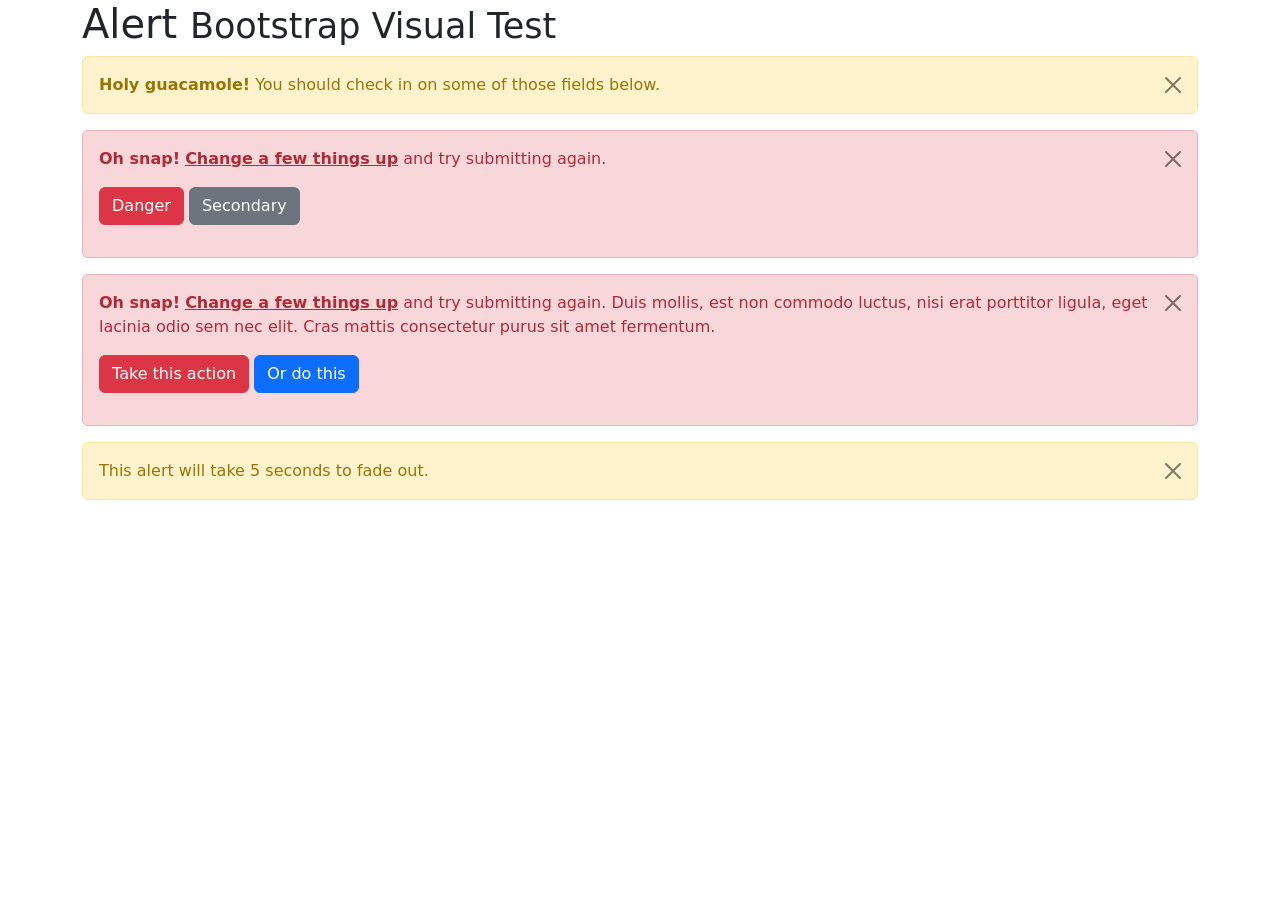
<file: src/assets/libs/bootstrap/js/tests/visual/alert.html>
<!doctype html>
<html lang="en">
  <head>
    <meta charset="utf-8">
    <meta name="viewport" content="width=device-width, initial-scale=1">
    <link href="../../../dist/css/bootstrap.min.css" rel="stylesheet">
    <title>Alert</title>
  </head>
  <body>
    <div class="container">
      <h1>Alert <small>Bootstrap Visual Test</small></h1>

      <div class="alert alert-warning alert-dismissible fade show" role="alert">
        <button type="button" class="btn-close" data-bs-dismiss="alert" aria-label="Close"></button>
        <strong>Holy guacamole!</strong> You should check in on some of those fields below.
      </div>

      <div class="alert alert-danger alert-dismissible fade show" role="alert">
        <button type="button" class="btn-close" data-bs-dismiss="alert" aria-label="Close"></button>
        <p>
          <strong>Oh snap!</strong> <a href="#" class="alert-link">Change a few things up</a> and try submitting again.
        </p>
        <p>
          <button type="button" class="btn btn-danger">Danger</button>
          <button type="button" class="btn btn-secondary">Secondary</button>
        </p>
      </div>

      <div class="alert alert-danger alert-dismissible fade show" role="alert">
        <button type="button" class="btn-close" data-bs-dismiss="alert" aria-label="Close"></button>
        <p>
          <strong>Oh snap!</strong> <a href="#" class="alert-link">Change a few things up</a> and try submitting again. Duis mollis, est non commodo luctus, nisi erat porttitor ligula, eget lacinia odio sem nec elit. Cras mattis consectetur purus sit amet fermentum.
        </p>
        <p>
          <button type="button" class="btn btn-danger">Take this action</button>
          <button type="button" class="btn btn-primary">Or do this</button>
        </p>
      </div>

      <div class="alert alert-warning alert-dismissible fade show" role="alert" style="transition-duration: 5s;">
        <button type="button" class="btn-close" data-bs-dismiss="alert" aria-label="Close"></button>
        This alert will take 5 seconds to fade out.
      </div>
    </div>

    <script src="../../../dist/js/bootstrap.bundle.js"></script>
  </body>
</html>
</file>
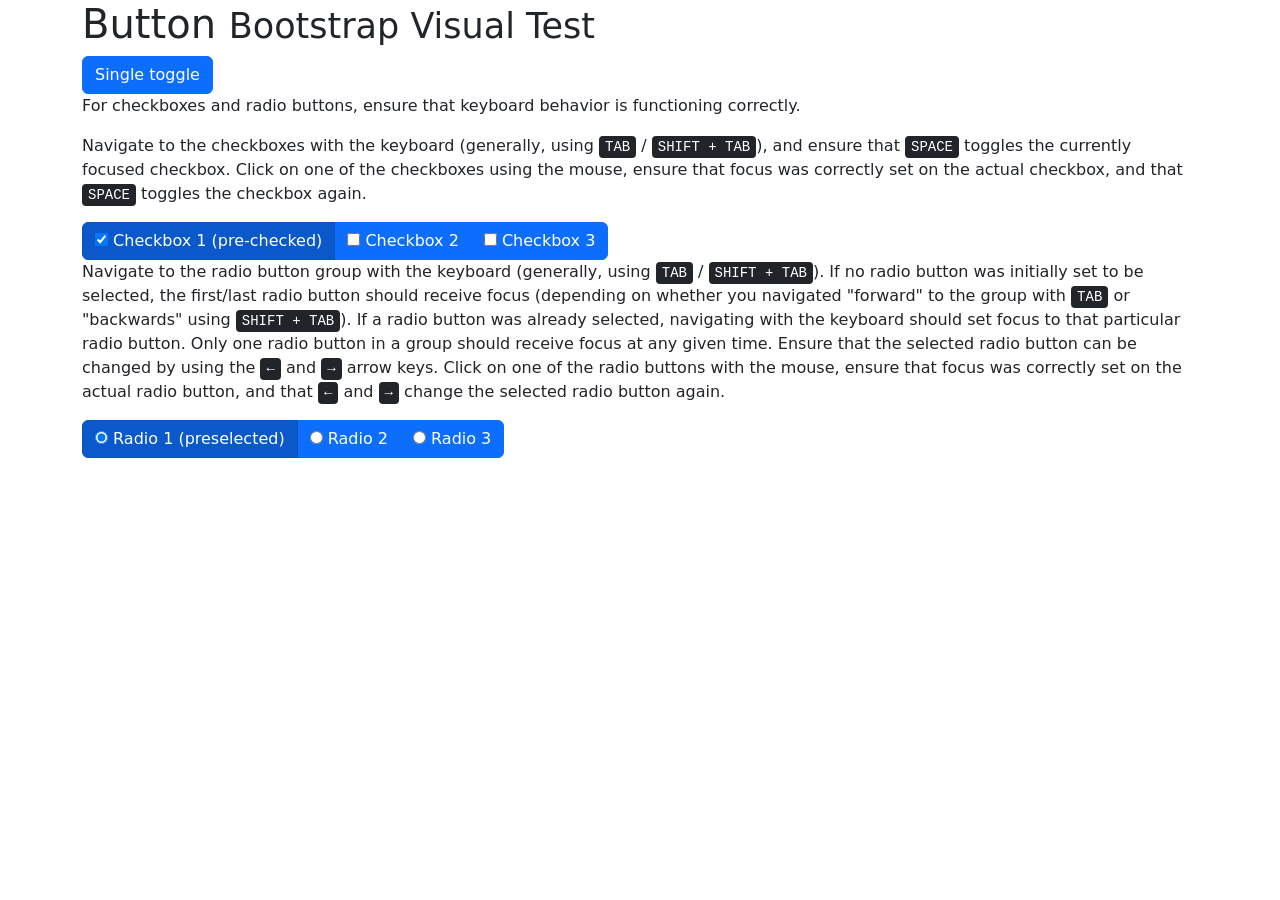
<file: src/assets/libs/bootstrap/js/tests/visual/button.html>
<!doctype html>
<html lang="en">
  <head>
    <meta charset="utf-8">
    <meta name="viewport" content="width=device-width, initial-scale=1">
    <link href="../../../dist/css/bootstrap.min.css" rel="stylesheet">
    <title>Button</title>
  </head>
  <body>
    <div class="container">
      <h1>Button <small>Bootstrap Visual Test</small></h1>

      <button type="button" class="btn btn-primary" data-bs-toggle="button" aria-pressed="false" autocomplete="off">
        Single toggle
      </button>

      <p>For checkboxes and radio buttons, ensure that keyboard behavior is functioning correctly.</p>
      <p>Navigate to the checkboxes with the keyboard (generally, using <kbd>TAB</kbd> / <kbd>SHIFT + TAB</kbd>), and ensure that <kbd>SPACE</kbd> toggles the currently focused checkbox. Click on one of the checkboxes using the mouse, ensure that focus was correctly set on the actual checkbox, and that <kbd>SPACE</kbd> toggles the checkbox again.</p>

      <div class="btn-group" data-bs-toggle="buttons">
        <label class="btn btn-primary active">
          <input type="checkbox" checked autocomplete="off"> Checkbox 1 (pre-checked)
        </label>
        <label class="btn btn-primary">
          <input type="checkbox" autocomplete="off"> Checkbox 2
        </label>
        <label class="btn btn-primary">
          <input type="checkbox" autocomplete="off"> Checkbox 3
        </label>
      </div>

      <p>Navigate to the radio button group with the keyboard (generally, using <kbd>TAB</kbd> / <kbd>SHIFT + TAB</kbd>). If no radio button was initially set to be selected, the first/last radio button should receive focus (depending on whether you navigated "forward" to the group with <kbd>TAB</kbd> or "backwards" using <kbd>SHIFT + TAB</kbd>). If a radio button was already selected, navigating with the keyboard should set focus to that particular radio button. Only one radio button in a group should receive focus at any given time.  Ensure that the selected radio button can be changed by using the <kbd>←</kbd> and <kbd>→</kbd> arrow keys. Click on one of the radio buttons with the mouse,  ensure that focus was correctly set on the actual radio button, and that <kbd>←</kbd> and <kbd>→</kbd> change the selected radio button again.</p>

      <div class="btn-group" data-bs-toggle="buttons">
        <label class="btn btn-primary active">
          <input type="radio" name="options" id="option1" autocomplete="off" checked> Radio 1 (preselected)
        </label>
        <label class="btn btn-primary">
          <input type="radio" name="options" id="option2" autocomplete="off"> Radio 2
        </label>
        <label class="btn btn-primary">
          <input type="radio" name="options" id="option3" autocomplete="off"> Radio 3
        </label>
      </div>
    </div>

    <script src="../../../dist/js/bootstrap.bundle.js"></script>
  </body>
</html>
</file>
<file: fonts/flaticon/font/flaticon.css>
/*
  	Flaticon icon font: Flaticon
  	Creation date: 07/06/2019 04:13
  	*/

@font-face {
  font-family: "Flaticon";
  src: url("./Flaticon.eot");
  src: url("./Flaticon.eot?#iefix") format("embedded-opentype"),
       url("./Flaticon.woff2") format("woff2"),
       url("./Flaticon.woff") format("woff"),
       url("./Flaticon.ttf") format("truetype"),
       url("./Flaticon.svg#Flaticon") format("svg");
  font-weight: normal;
  font-style: normal;
}

@media screen and (-webkit-min-device-pixel-ratio:0) {
  @font-face {
    font-family: "Flaticon";
    src: url("./Flaticon.svg#Flaticon") format("svg");
  }
}

[class^="flaticon-"]:before, [class*=" flaticon-"]:before,
[class^="flaticon-"]:after, [class*=" flaticon-"]:after {   
  font-family: Flaticon;
        font-style: normal;
  font-weight: normal;
  font-variant: normal;
  line-height: 1;
  text-decoration: inherit;
  text-rendering: optimizeLegibility;
  text-transform: none;
  -moz-osx-font-smoothing: grayscale;
  -webkit-font-smoothing: antialiased;
  font-smoothing: antialiased;
}

.flaticon-mortarboard:before { content: "\f100"; }
.flaticon-school-material:before { content: "\f101"; }
.flaticon-library:before { content: "\f102"; }
.flaticon-diploma:before { content: "\f103"; }
.flaticon-book:before { content: "\f104"; }
.flaticon-university:before { content: "\f105"; }
.flaticon-ink:before { content: "\f106"; }
.flaticon-books:before { content: "\f107"; }
.flaticon-blackboard:before { content: "\f108"; }
.flaticon-books-1:before { content: "\f109"; }
</file>
